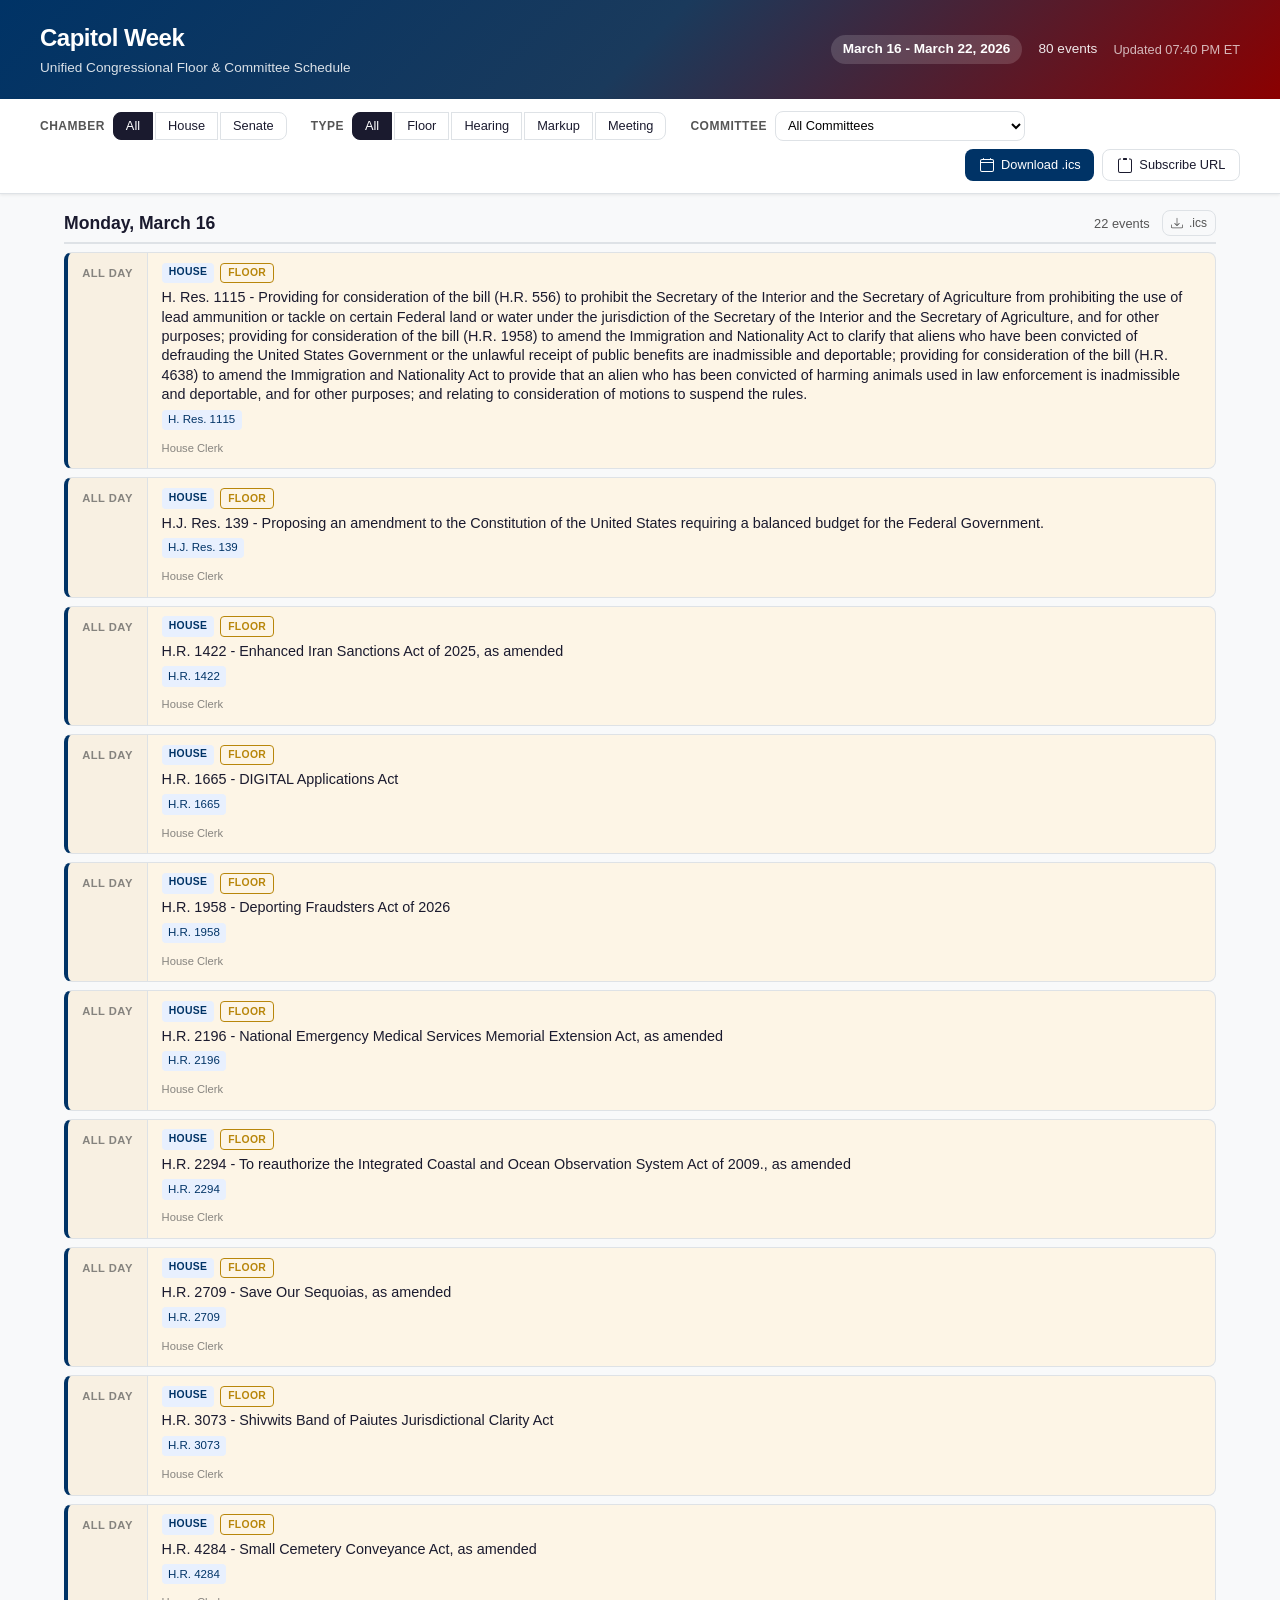
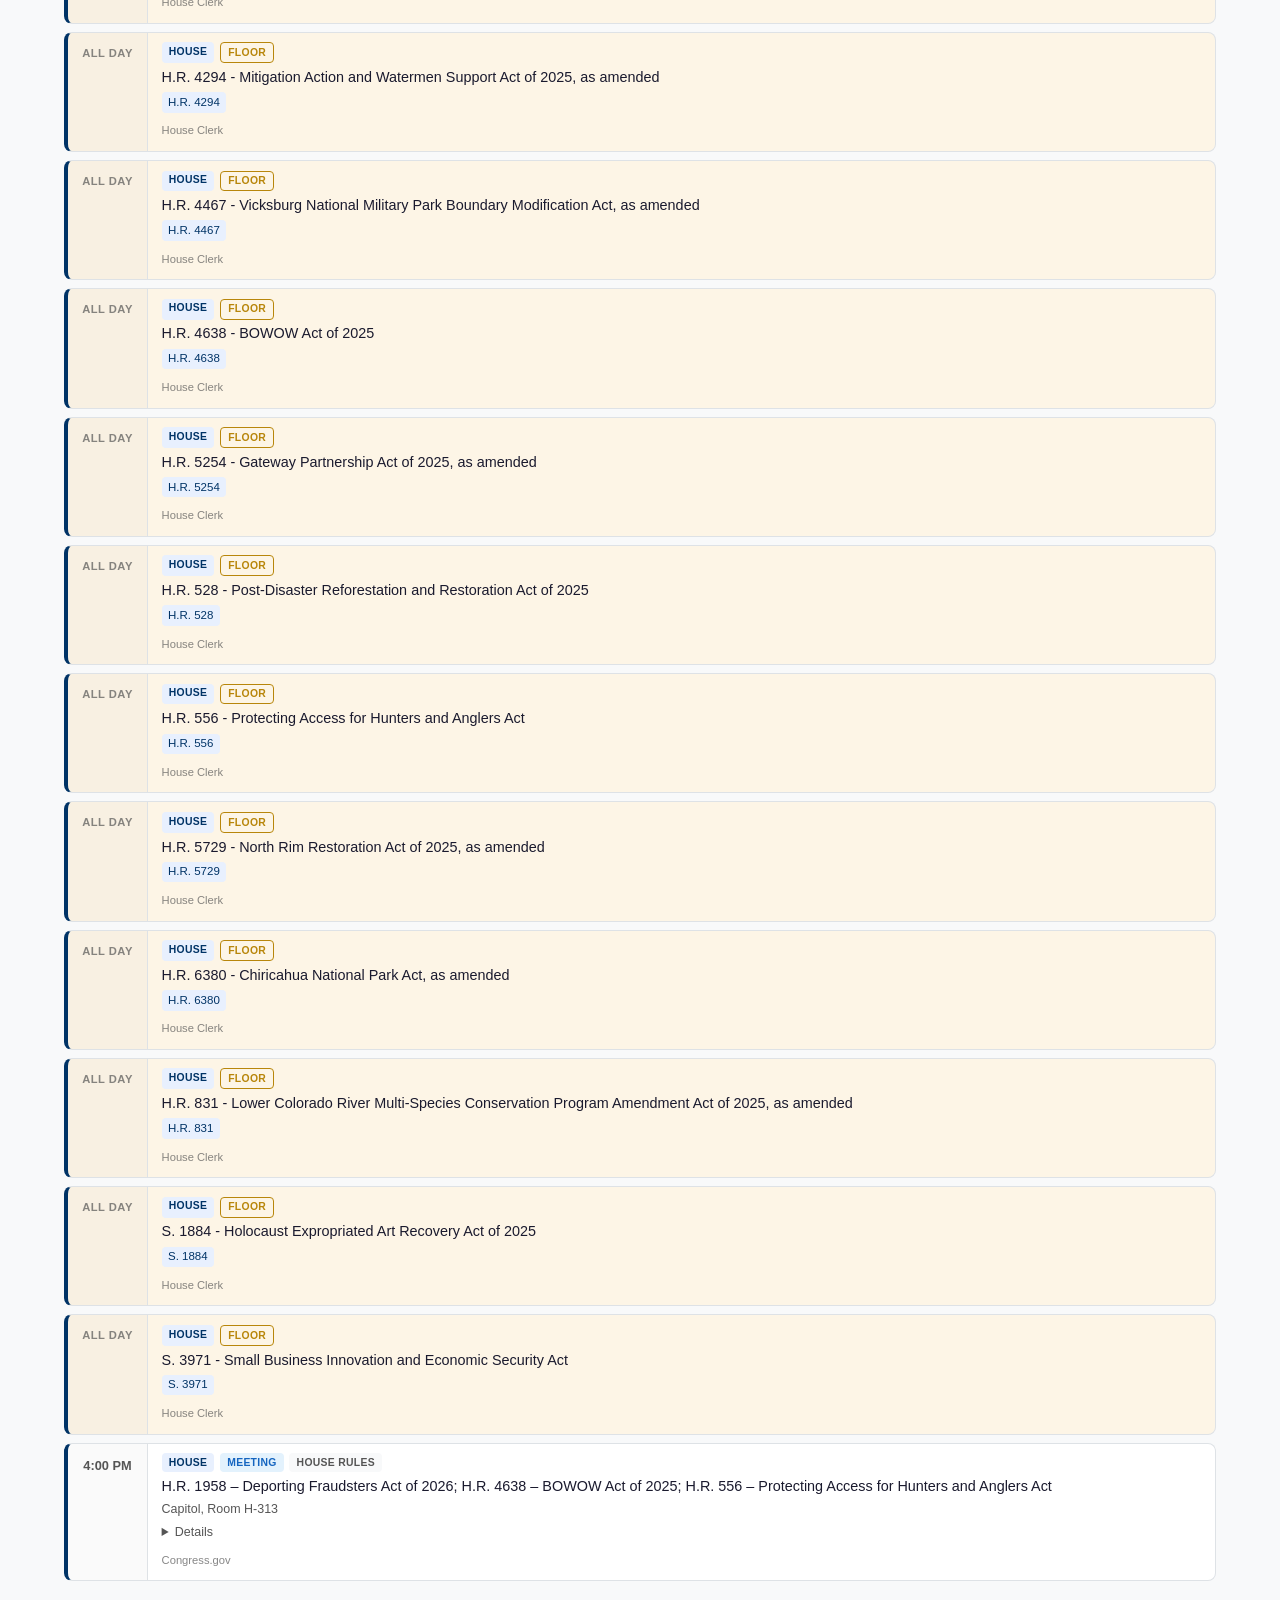
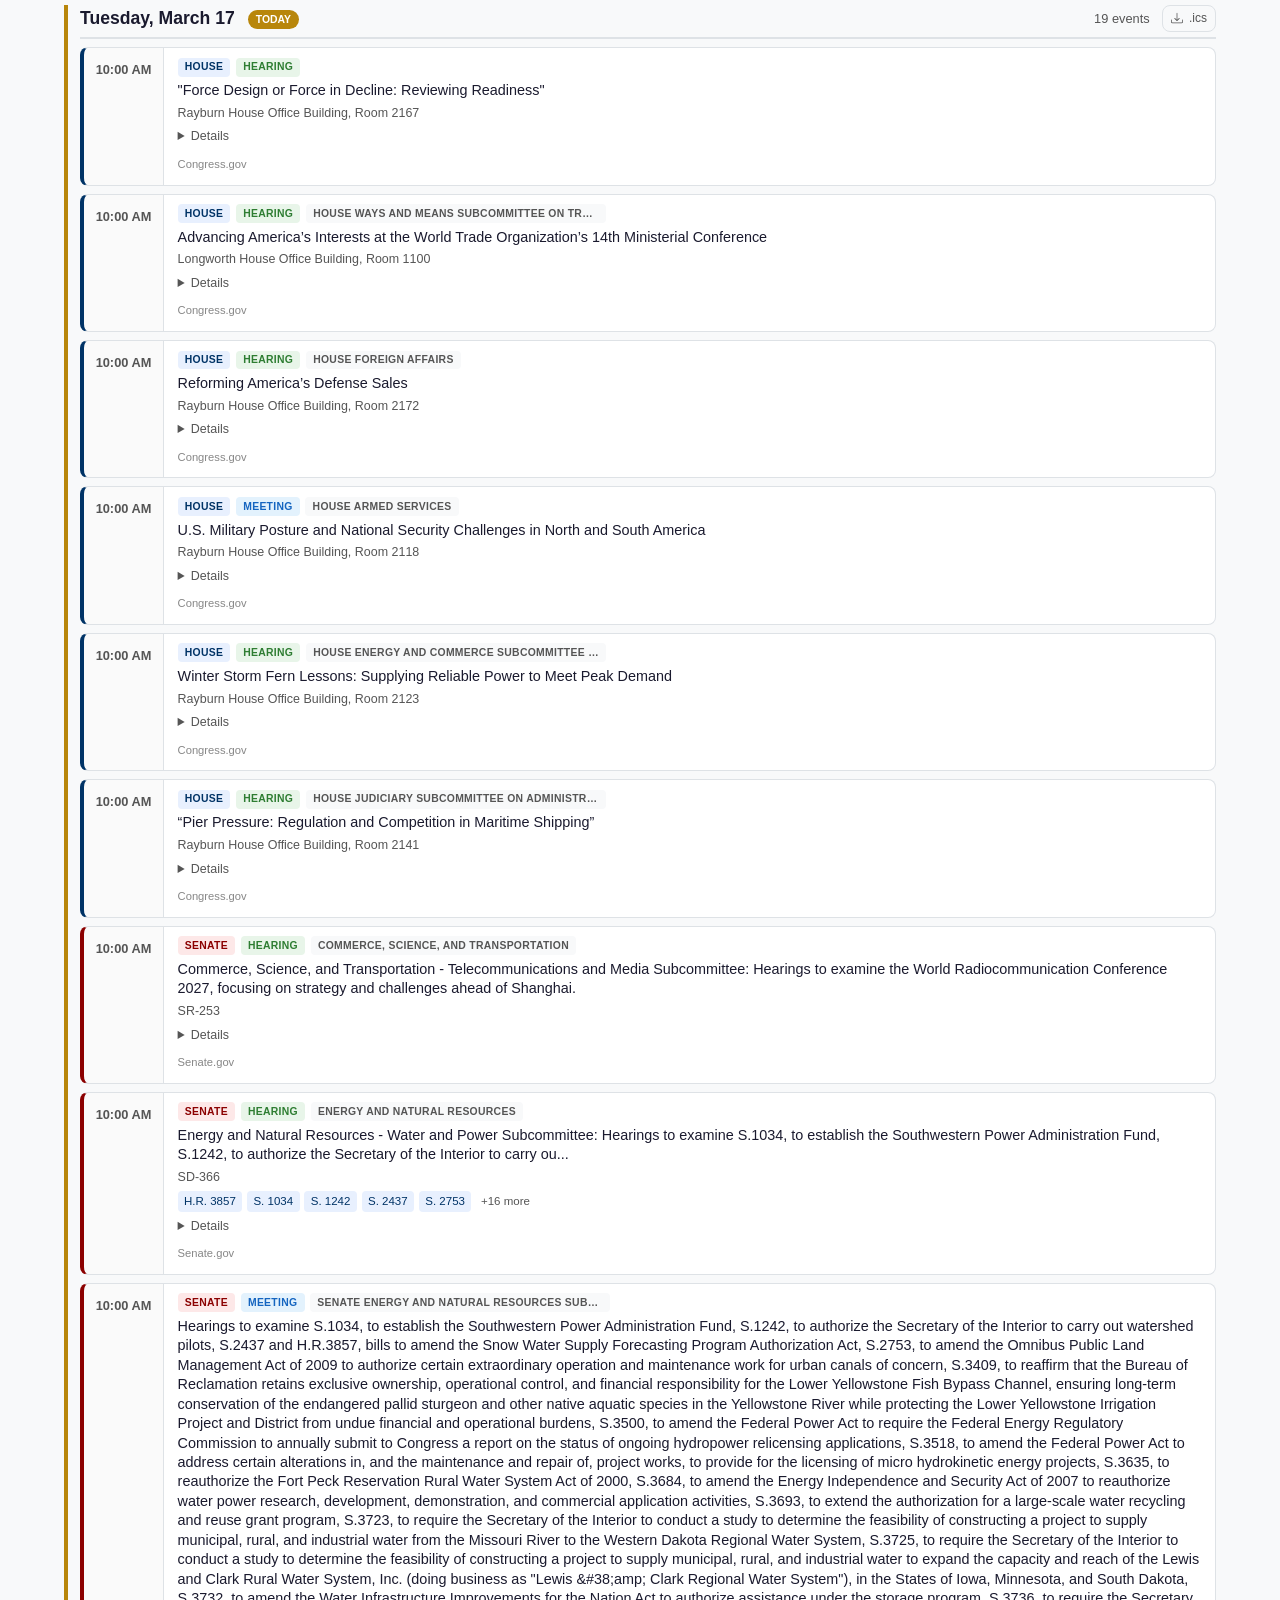
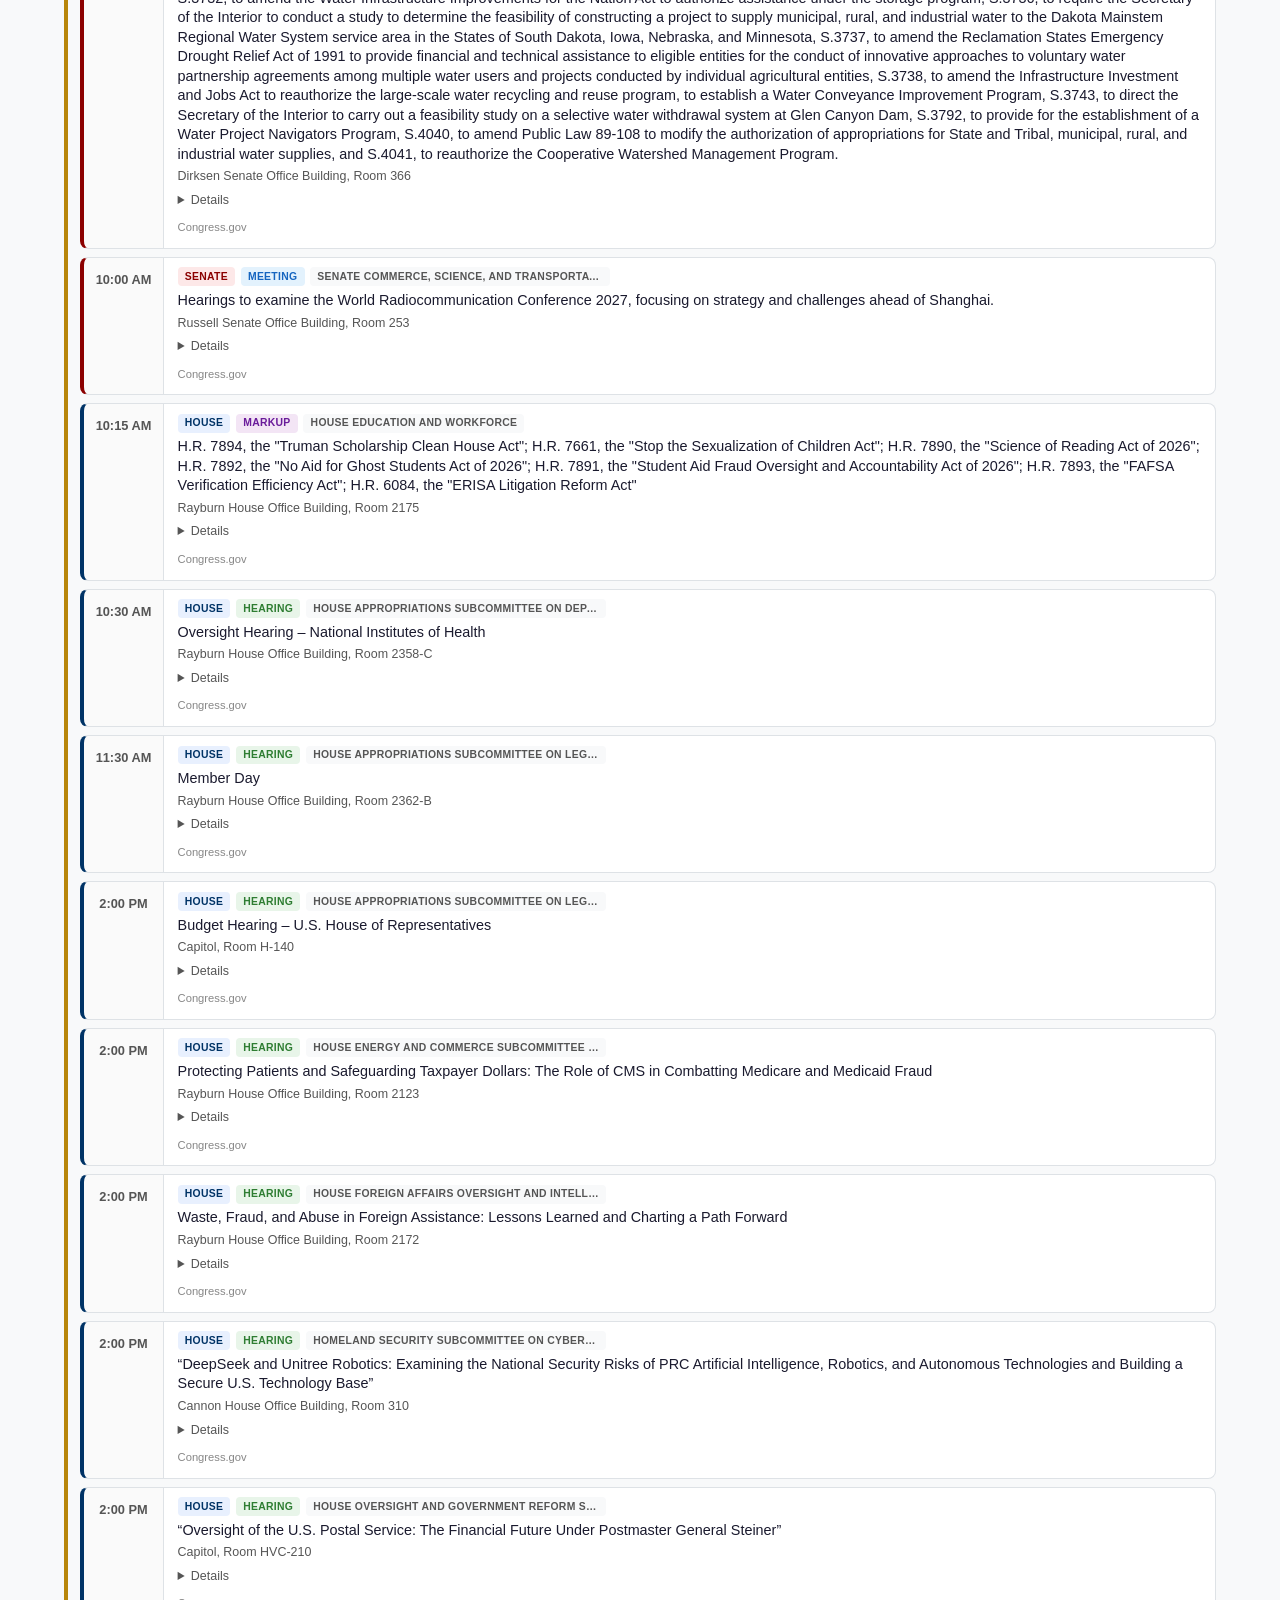
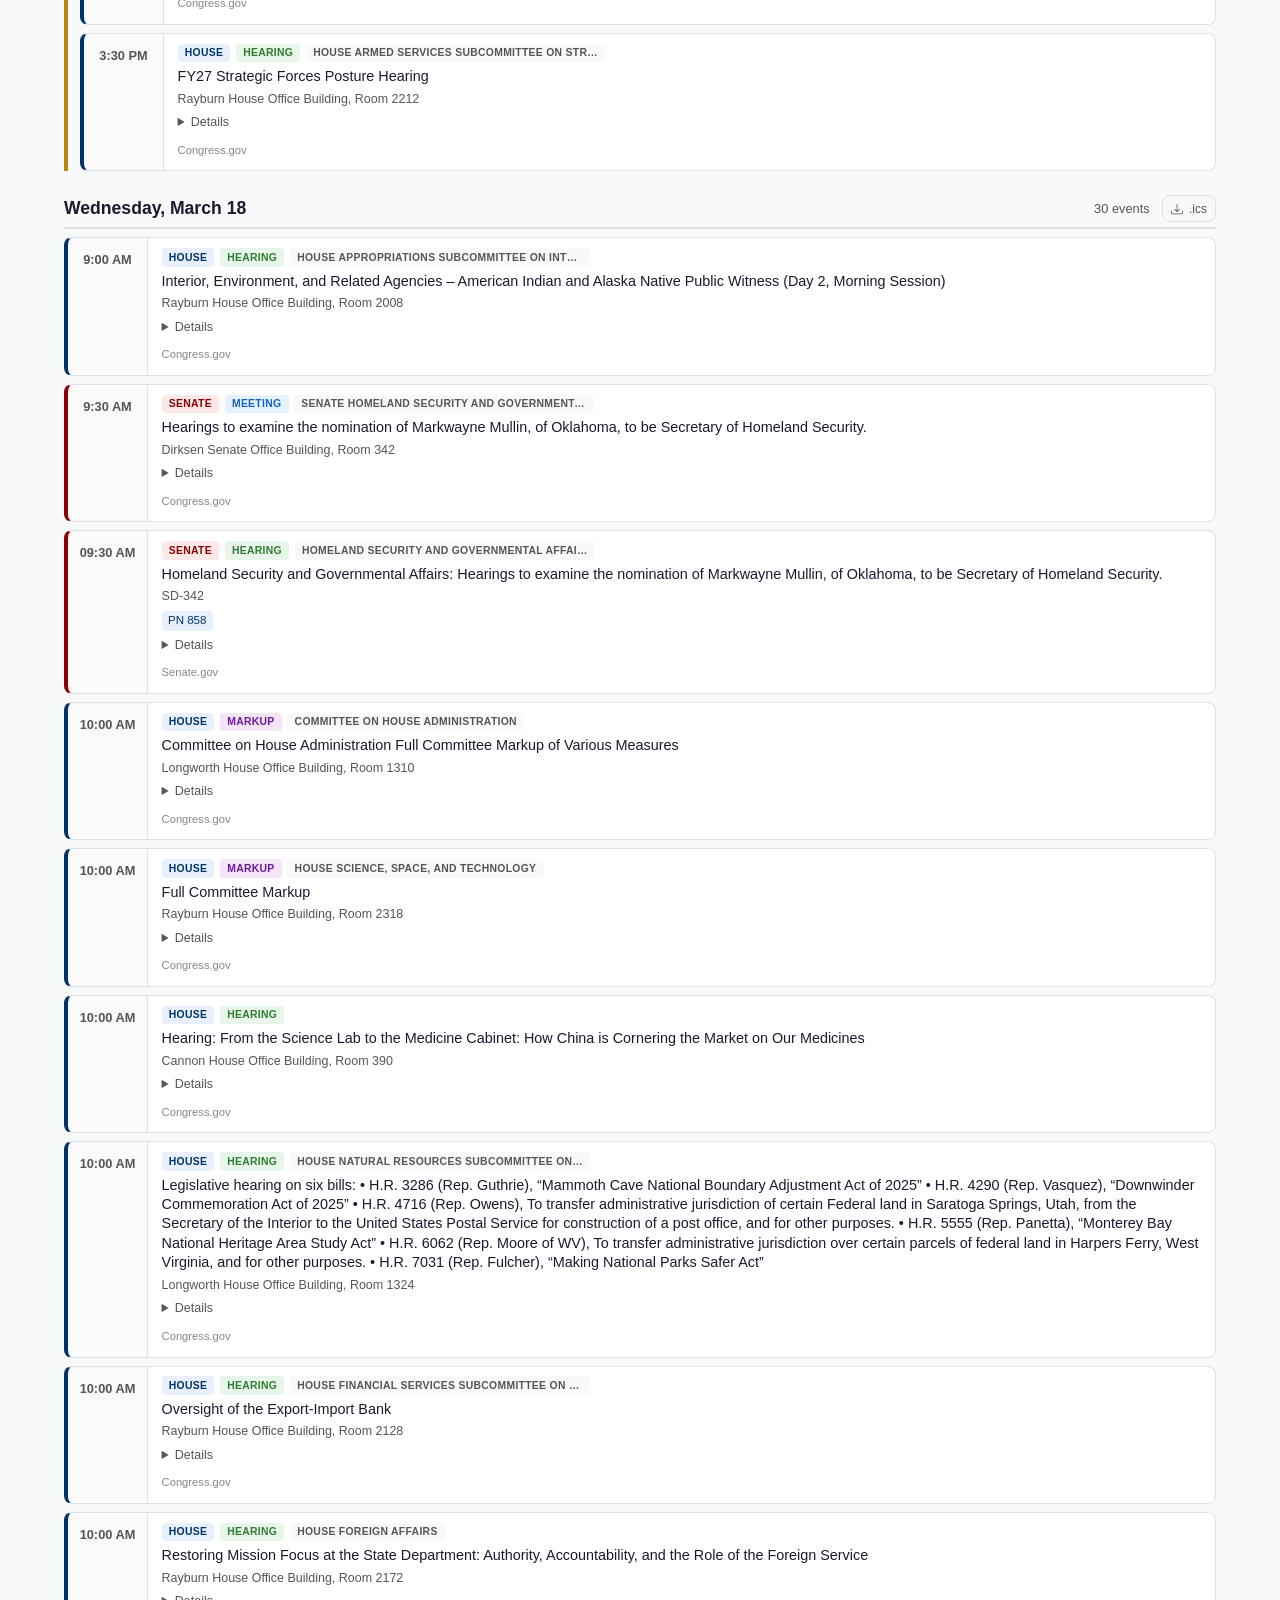
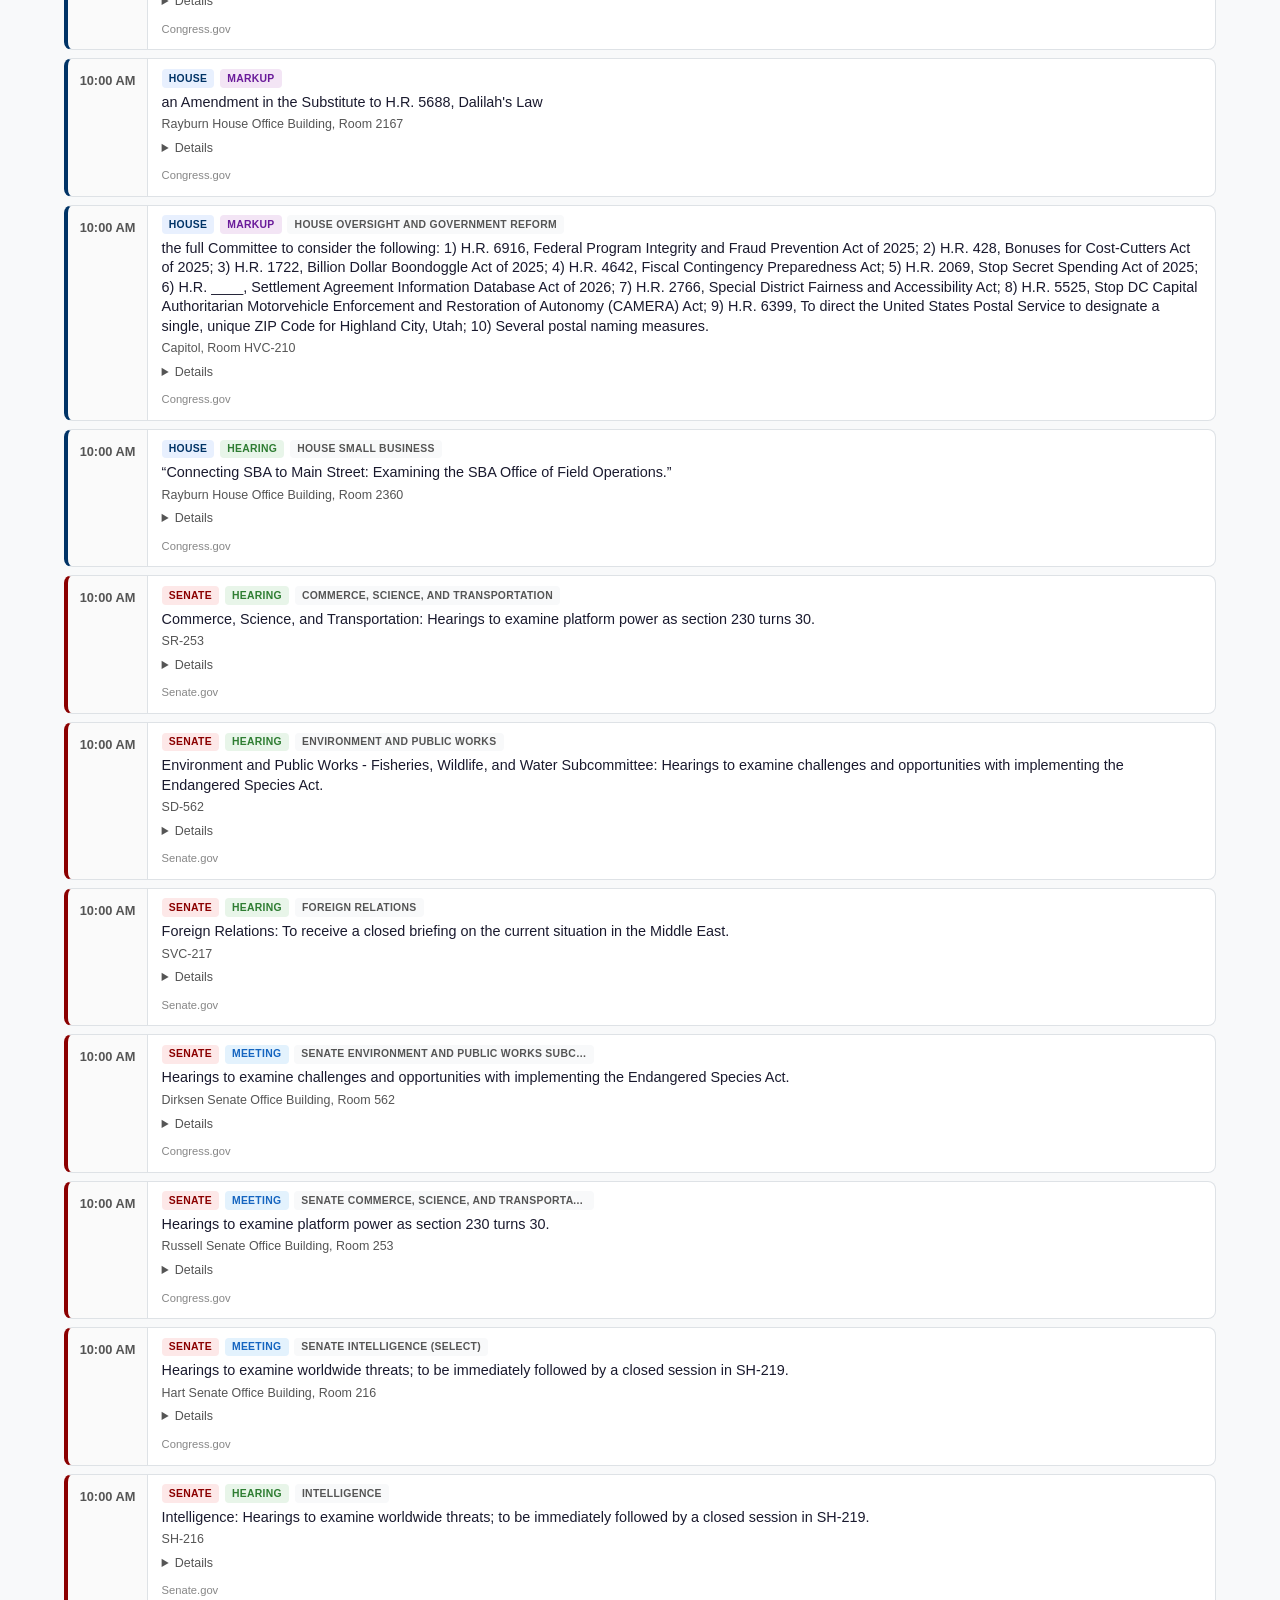
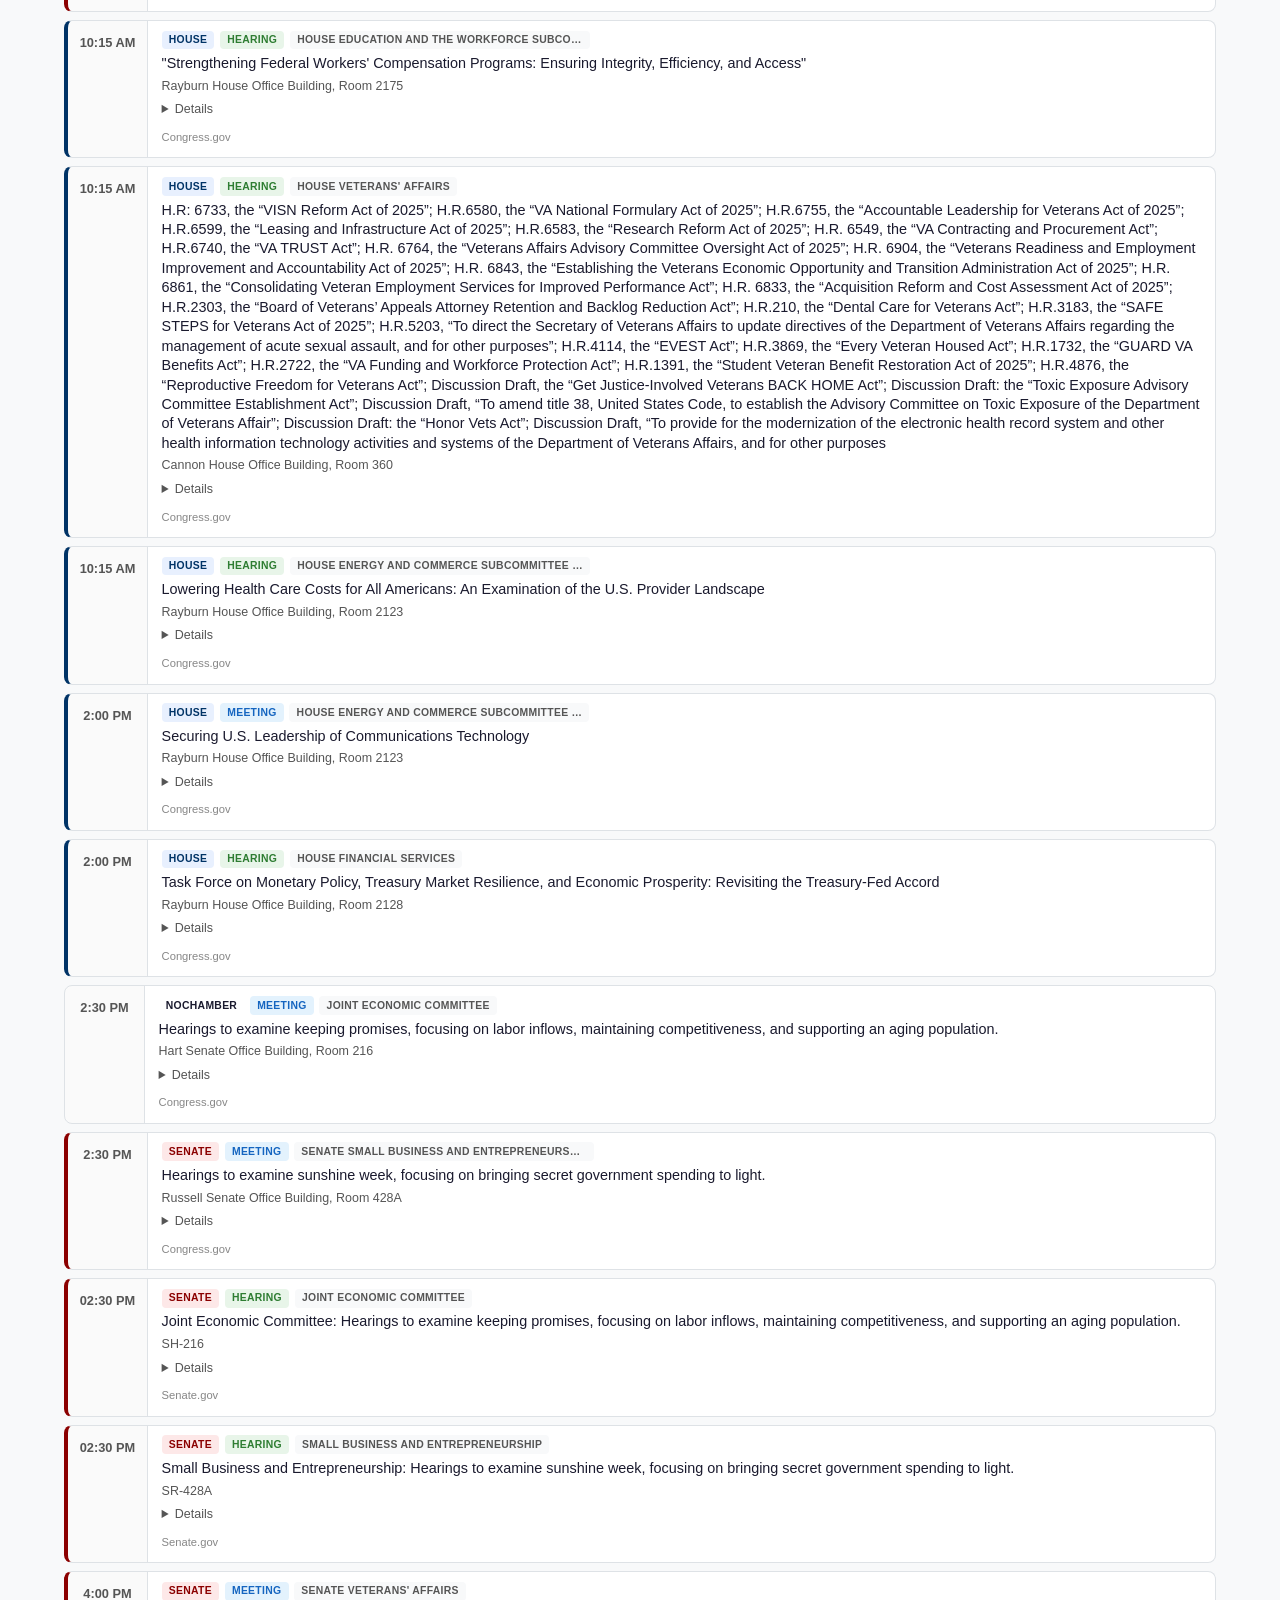
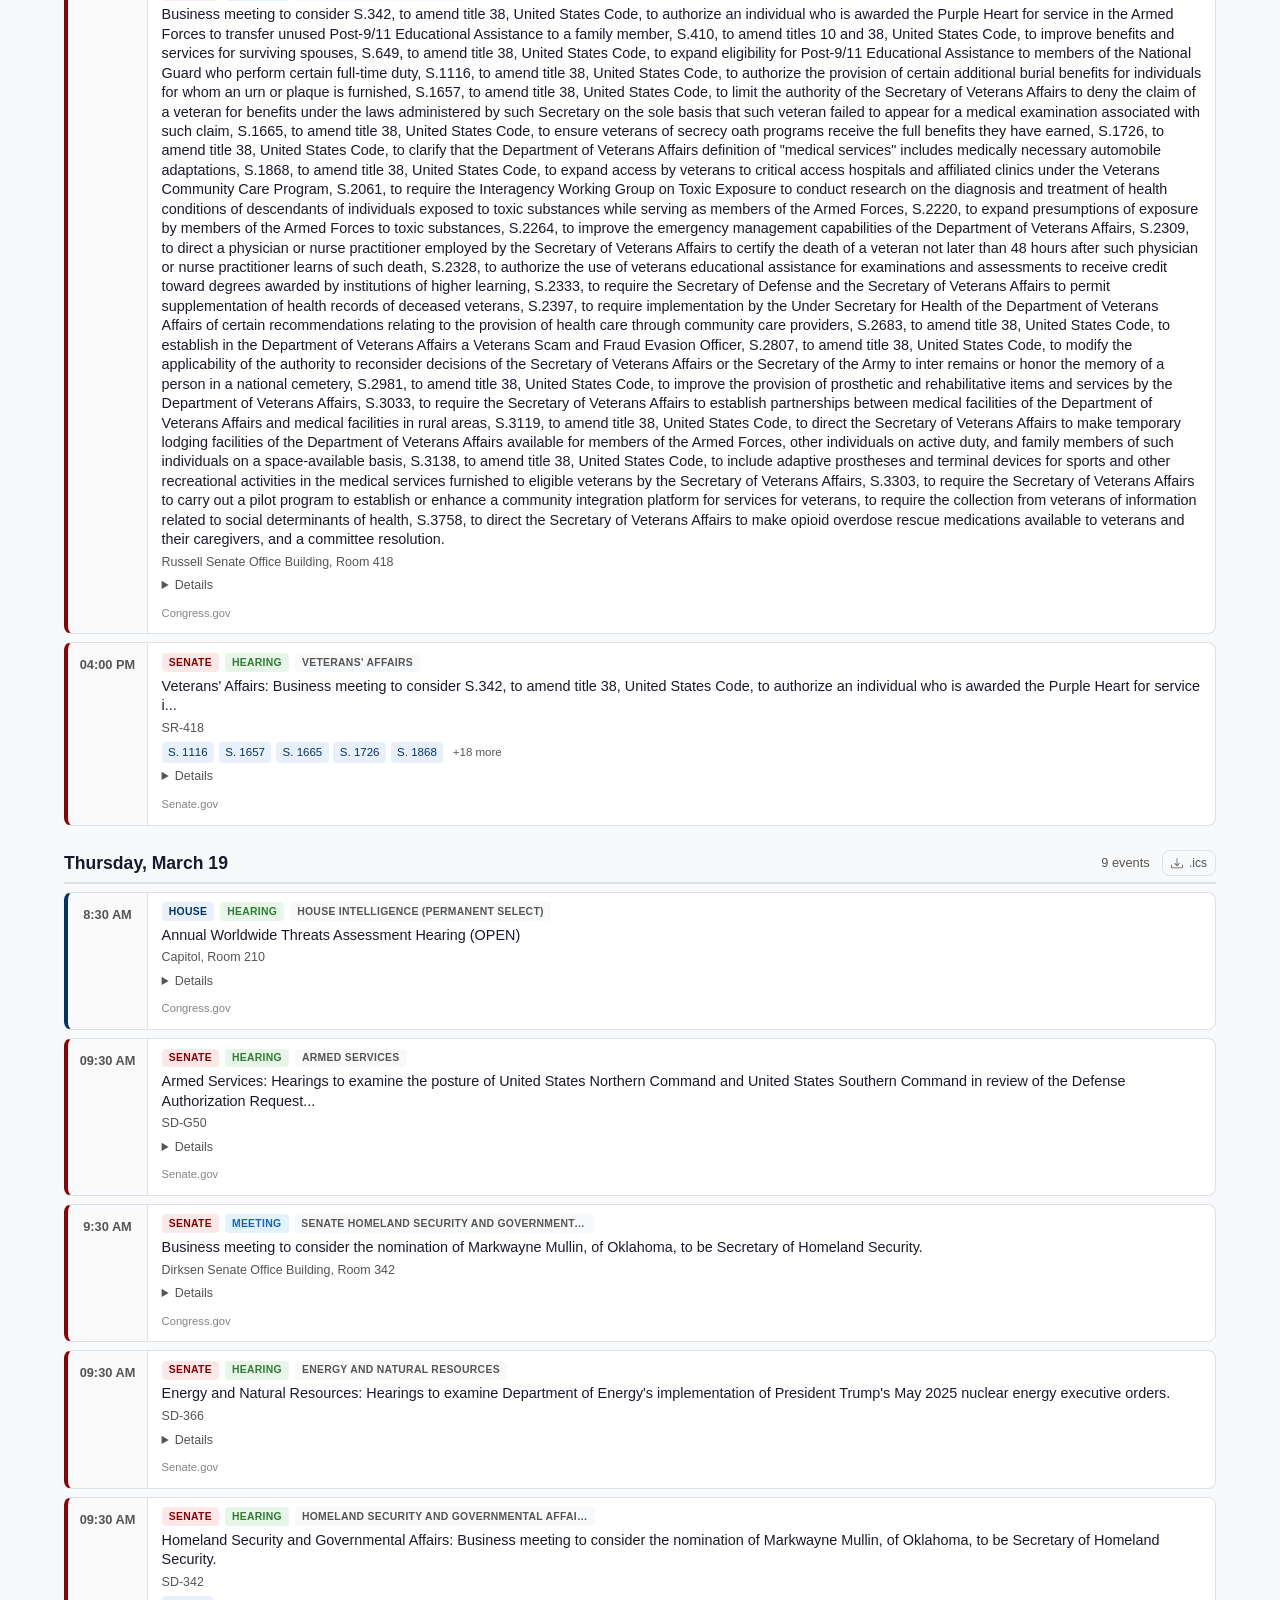
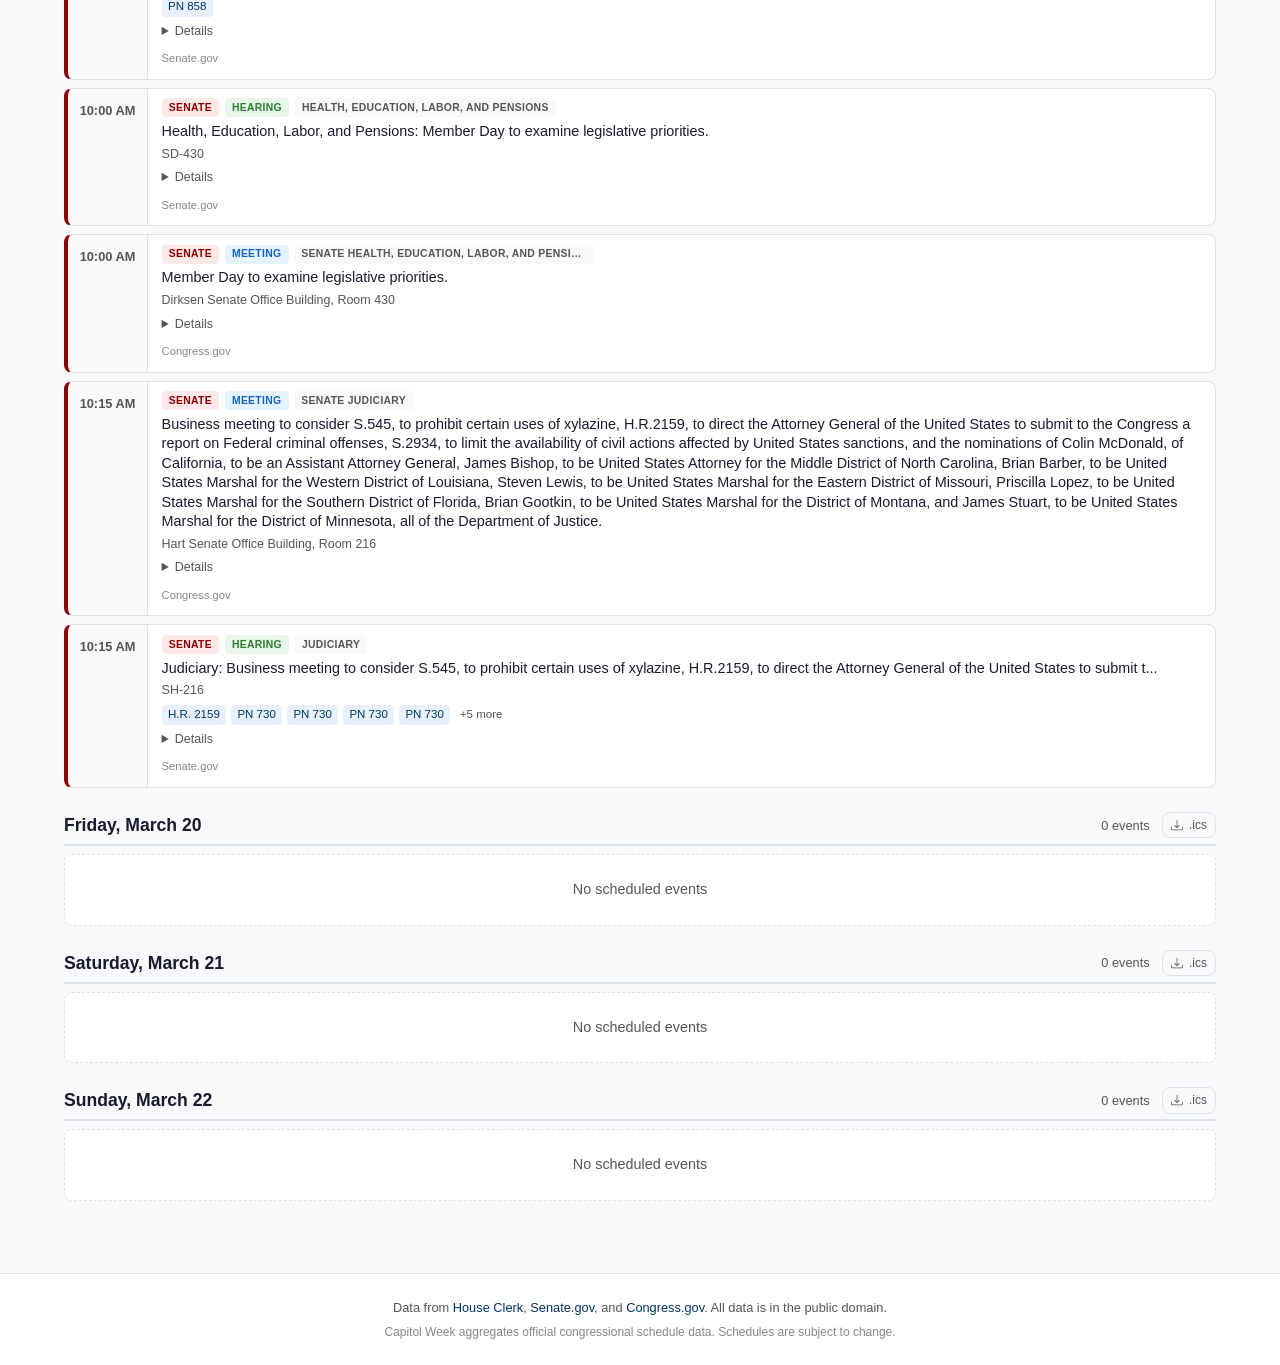
<file: preview.html>
<!DOCTYPE html>
<html lang="en">
<head>
    <meta charset="UTF-8">
    <meta name="viewport" content="width=device-width, initial-scale=1.0">
    <title>Capitol Week - Congressional Schedule</title>
    <style>/* Capitol Week - Congressional Schedule Styles */

:root {
    --house-blue: #003366;
    --house-blue-light: #e8f0fe;
    --house-blue-border: #a8c4e0;
    --senate-red: #8b0000;
    --senate-red-light: #fde8e8;
    --senate-red-border: #e0a8a8;
    --floor-gold: #b8860b;
    --floor-gold-light: #fdf5e6;
    --hearing-green: #2e7d32;
    --markup-purple: #6a1b9a;
    --bg: #f8f9fa;
    --card-bg: #ffffff;
    --text: #1a1a2e;
    --text-secondary: #555;
    --border: #dee2e6;
    --radius: 8px;
    --shadow: 0 1px 3px rgba(0,0,0,0.08);
    --shadow-hover: 0 4px 12px rgba(0,0,0,0.12);
}

* { margin: 0; padding: 0; box-sizing: border-box; }

body {
    font-family: -apple-system, BlinkMacSystemFont, "Segoe UI", Roboto, "Helvetica Neue", Arial, sans-serif;
    background: var(--bg);
    color: var(--text);
    line-height: 1.5;
}

/* Header */
header {
    background: linear-gradient(135deg, var(--house-blue) 0%, #1a3a5c 50%, var(--senate-red) 100%);
    color: white;
    padding: 1.25rem 1.5rem;
}

.header-content {
    max-width: 1200px;
    margin: 0 auto;
    display: flex;
    justify-content: space-between;
    align-items: center;
    flex-wrap: wrap;
    gap: 0.75rem;
}

.branding h1 {
    font-size: 1.5rem;
    font-weight: 700;
    letter-spacing: -0.5px;
}

.subtitle {
    font-size: 0.85rem;
    opacity: 0.85;
    margin-top: 0.15rem;
}

.header-meta {
    display: flex;
    gap: 1rem;
    align-items: center;
    font-size: 0.85rem;
}

.week-label {
    font-weight: 600;
    background: rgba(255,255,255,0.15);
    padding: 0.25rem 0.75rem;
    border-radius: 20px;
}

.event-count {
    opacity: 0.9;
}

.last-updated {
    opacity: 0.7;
    font-size: 0.8rem;
}

/* Toolbar */
.toolbar {
    background: var(--card-bg);
    border-bottom: 1px solid var(--border);
    padding: 0.75rem 1.5rem;
    position: sticky;
    top: 0;
    z-index: 100;
    box-shadow: var(--shadow);
}

.toolbar > * {
    max-width: 1200px;
    margin: 0 auto;
}

.filters {
    display: flex;
    gap: 1.5rem;
    align-items: center;
    flex-wrap: wrap;
    margin-bottom: 0.5rem;
}

.filter-group {
    display: flex;
    align-items: center;
    gap: 0.5rem;
}

.filter-group label {
    font-size: 0.75rem;
    text-transform: uppercase;
    letter-spacing: 0.5px;
    color: var(--text-secondary);
    font-weight: 600;
}

.btn-group {
    display: flex;
    gap: 2px;
}

.filter-btn {
    padding: 0.35rem 0.75rem;
    border: 1px solid var(--border);
    background: white;
    cursor: pointer;
    font-size: 0.8rem;
    transition: all 0.15s;
    color: var(--text);
}

.filter-btn:first-child { border-radius: var(--radius) 0 0 var(--radius); }
.filter-btn:last-child { border-radius: 0 var(--radius) var(--radius) 0; }

.filter-btn.active {
    background: var(--text);
    color: white;
    border-color: var(--text);
}

.filter-btn.house.active {
    background: var(--house-blue);
    border-color: var(--house-blue);
}

.filter-btn.senate.active {
    background: var(--senate-red);
    border-color: var(--senate-red);
}

.filter-btn:hover:not(.active) {
    background: var(--bg);
}

#committee-filter {
    padding: 0.35rem 0.5rem;
    border: 1px solid var(--border);
    border-radius: var(--radius);
    font-size: 0.8rem;
    max-width: 250px;
    background: white;
}

.actions {
    display: flex;
    gap: 0.5rem;
    justify-content: flex-end;
}

.btn, .btn-sm {
    display: inline-flex;
    align-items: center;
    gap: 0.4rem;
    padding: 0.4rem 0.85rem;
    border-radius: var(--radius);
    font-size: 0.8rem;
    text-decoration: none;
    cursor: pointer;
    border: none;
    transition: all 0.15s;
    font-family: inherit;
}

.btn-primary {
    background: var(--house-blue);
    color: white;
}

.btn-primary:hover {
    background: #004488;
}

.btn-secondary {
    background: white;
    border: 1px solid var(--border);
    color: var(--text);
}

.btn-secondary:hover {
    background: var(--bg);
}

.btn-sm {
    padding: 0.2rem 0.5rem;
    font-size: 0.75rem;
    color: var(--text-secondary);
    background: transparent;
    border: 1px solid var(--border);
}

.btn-sm:hover {
    background: var(--bg);
    color: var(--text);
}

/* Main Schedule */
main {
    max-width: 1200px;
    margin: 0 auto;
    padding: 1rem 1.5rem 3rem;
}

.day-section {
    margin-bottom: 1.5rem;
}

.day-section.today {
    border-left: 4px solid var(--floor-gold);
    padding-left: 0.75rem;
}

.day-header {
    display: flex;
    justify-content: space-between;
    align-items: center;
    margin-bottom: 0.5rem;
    padding-bottom: 0.35rem;
    border-bottom: 2px solid var(--border);
}

.day-header h2 {
    font-size: 1.1rem;
    font-weight: 600;
}

.today-badge {
    display: inline-block;
    background: var(--floor-gold);
    color: white;
    font-size: 0.65rem;
    padding: 0.1rem 0.5rem;
    border-radius: 10px;
    vertical-align: middle;
    margin-left: 0.5rem;
    text-transform: uppercase;
    font-weight: 700;
}

.day-actions {
    display: flex;
    align-items: center;
    gap: 0.75rem;
}

.day-count {
    font-size: 0.8rem;
    color: var(--text-secondary);
}

.events-list {
    display: flex;
    flex-direction: column;
    gap: 0.5rem;
}

/* Event Cards */
.event-card {
    display: flex;
    background: var(--card-bg);
    border: 1px solid var(--border);
    border-radius: var(--radius);
    overflow: hidden;
    transition: box-shadow 0.15s, transform 0.1s;
}

.event-card:hover {
    box-shadow: var(--shadow-hover);
    transform: translateY(-1px);
}

.event-card.house {
    border-left: 4px solid var(--house-blue);
}

.event-card.senate {
    border-left: 4px solid var(--senate-red);
}

.event-card.floor {
    background: var(--floor-gold-light);
}

.event-time {
    width: 80px;
    min-width: 80px;
    padding: 0.75rem 0.5rem;
    display: flex;
    align-items: flex-start;
    justify-content: center;
    font-size: 0.8rem;
    font-weight: 600;
    color: var(--text-secondary);
    border-right: 1px solid var(--border);
    background: rgba(0,0,0,0.02);
}

.all-day {
    font-size: 0.7rem;
    text-transform: uppercase;
    letter-spacing: 0.5px;
    opacity: 0.7;
}

.event-body {
    flex: 1;
    padding: 0.6rem 0.85rem;
    min-width: 0;
}

.event-tags {
    display: flex;
    gap: 0.35rem;
    flex-wrap: wrap;
    margin-bottom: 0.3rem;
}

.tag {
    display: inline-block;
    padding: 0.1rem 0.45rem;
    border-radius: 4px;
    font-size: 0.65rem;
    font-weight: 600;
    text-transform: uppercase;
    letter-spacing: 0.3px;
}

.chamber-tag.house {
    background: var(--house-blue-light);
    color: var(--house-blue);
}

.chamber-tag.senate {
    background: var(--senate-red-light);
    color: var(--senate-red);
}

.type-tag.floor {
    background: var(--floor-gold-light);
    color: var(--floor-gold);
    border: 1px solid var(--floor-gold);
}

.type-tag.hearing {
    background: #e8f5e9;
    color: var(--hearing-green);
}

.type-tag.markup {
    background: #f3e5f5;
    color: var(--markup-purple);
}

.type-tag.meeting {
    background: #e3f2fd;
    color: #1565c0;
}

.committee-tag {
    background: var(--bg);
    color: var(--text-secondary);
    max-width: 300px;
    overflow: hidden;
    text-overflow: ellipsis;
    white-space: nowrap;
}

.event-title {
    font-size: 0.9rem;
    font-weight: 500;
    line-height: 1.35;
    margin-bottom: 0.2rem;
}

.event-location {
    font-size: 0.78rem;
    color: var(--text-secondary);
    margin-bottom: 0.2rem;
}

.event-bills {
    display: flex;
    flex-wrap: wrap;
    gap: 0.3rem;
    margin: 0.3rem 0;
}

.bill-link {
    display: inline-block;
    padding: 0.1rem 0.4rem;
    background: #e8f0fe;
    color: var(--house-blue);
    border-radius: 4px;
    font-size: 0.72rem;
    text-decoration: none;
    font-weight: 500;
}

.bill-link:hover {
    background: var(--house-blue);
    color: white;
}

.more-bills {
    font-size: 0.72rem;
    color: var(--text-secondary);
    padding: 0.1rem 0.3rem;
}

.event-details {
    margin-top: 0.3rem;
}

.event-details summary {
    font-size: 0.78rem;
    color: var(--text-secondary);
    cursor: pointer;
}

.event-details p {
    font-size: 0.8rem;
    color: var(--text-secondary);
    margin-top: 0.3rem;
    line-height: 1.4;
}

.event-source {
    margin-top: 0.3rem;
}

.event-source a {
    font-size: 0.7rem;
    color: var(--text-secondary);
    text-decoration: none;
    opacity: 0.7;
}

.event-source a:hover {
    opacity: 1;
    text-decoration: underline;
}

.no-events {
    padding: 1.5rem;
    text-align: center;
    color: var(--text-secondary);
    font-size: 0.9rem;
    background: var(--card-bg);
    border-radius: var(--radius);
    border: 1px dashed var(--border);
}

/* Footer */
footer {
    background: var(--card-bg);
    border-top: 1px solid var(--border);
    padding: 1.5rem;
    text-align: center;
}

.footer-content {
    max-width: 1200px;
    margin: 0 auto;
    font-size: 0.8rem;
    color: var(--text-secondary);
}

.footer-content a {
    color: var(--house-blue);
    text-decoration: none;
}

.footer-content a:hover {
    text-decoration: underline;
}

.footer-note {
    margin-top: 0.35rem;
    font-size: 0.75rem;
    opacity: 0.7;
}

/* Toast */
.toast {
    position: fixed;
    bottom: 1.5rem;
    left: 50%;
    transform: translateX(-50%);
    background: var(--text);
    color: white;
    padding: 0.6rem 1.2rem;
    border-radius: var(--radius);
    font-size: 0.85rem;
    box-shadow: 0 4px 12px rgba(0,0,0,0.2);
    transition: opacity 0.3s, transform 0.3s;
    z-index: 1000;
}

.toast.hidden {
    opacity: 0;
    transform: translateX(-50%) translateY(10px);
    pointer-events: none;
}

/* Responsive */
@media (max-width: 768px) {
    .header-content {
        flex-direction: column;
        align-items: flex-start;
    }

    .header-meta {
        flex-wrap: wrap;
        gap: 0.5rem;
    }

    .toolbar {
        padding: 0.5rem 1rem;
    }

    .filters {
        flex-direction: column;
        align-items: flex-start;
        gap: 0.5rem;
    }

    .event-card {
        flex-direction: column;
    }

    .event-time {
        width: 100%;
        min-width: 0;
        border-right: none;
        border-bottom: 1px solid var(--border);
        padding: 0.4rem 0.75rem;
        justify-content: flex-start;
    }

    main {
        padding: 0.75rem;
    }

    .branding h1 {
        font-size: 1.25rem;
    }
}

/* Hidden class for filtered events */
.event-card.filtered-out {
    display: none;
}

.day-section.filtered-empty .events-list,
.day-section.filtered-empty .no-events {
    display: none;
}

.day-section.filtered-empty::after {
    content: "No matching events";
    display: block;
    padding: 1rem;
    text-align: center;
    color: var(--text-secondary);
    font-size: 0.85rem;
    font-style: italic;
}

/* Print styles */
@media print {
    header { background: white; color: black; }
    .toolbar, .actions, .btn-sm, .event-source { display: none; }
    .event-card { break-inside: avoid; box-shadow: none; }
    .day-section { break-inside: avoid; }
}
</style>
</head>
<body>
    <header>
        <div class="header-content">
            <div class="branding">
                <h1>Capitol Week</h1>
                <p class="subtitle">Unified Congressional Floor &amp; Committee Schedule</p>
            </div>
            <div class="header-meta">
                <span class="week-label">March 16 - March 22, 2026</span>
                <span class="event-count">80 events</span>
                <span class="last-updated">Updated 07:40 PM ET</span>
            </div>
        </div>
    </header>

    <nav class="toolbar">
        <div class="filters">
            <div class="filter-group">
                <label>Chamber</label>
                <div class="btn-group" data-filter="chamber">
                    <button class="filter-btn active" data-value="">All</button>
                    <button class="filter-btn house" data-value="House">House</button>
                    <button class="filter-btn senate" data-value="Senate">Senate</button>
                </div>
            </div>
            <div class="filter-group">
                <label>Type</label>
                <div class="btn-group" data-filter="type">
                    <button class="filter-btn active" data-value="">All</button>
                    <button class="filter-btn" data-value="floor">Floor</button>
                    <button class="filter-btn" data-value="hearing">Hearing</button>
                    <button class="filter-btn" data-value="markup">Markup</button>
                    <button class="filter-btn" data-value="meeting">Meeting</button>
                </div>
            </div>
            <div class="filter-group">
                <label>Committee</label>
                <select id="committee-filter">
                    <option value="">All Committees</option>
                    
                    <option value="Armed Services">Armed Services</option>
                    
                    <option value="Commerce, Science, and Transportation">Commerce, Science, and Transportation</option>
                    
                    <option value="Committee on House Administration">Committee on House Administration</option>
                    
                    <option value="Energy and Natural Resources">Energy and Natural Resources</option>
                    
                    <option value="Environment and Public Works">Environment and Public Works</option>
                    
                    <option value="Foreign Relations">Foreign Relations</option>
                    
                    <option value="Health, Education, Labor, and Pensions">Health, Education, Labor, and Pensions</option>
                    
                    <option value="Homeland Security Subcommittee on Cybersecurity and Infrastructure Protection">Homeland Security Subcommittee on Cybersecurity and Infrastructure Protection</option>
                    
                    <option value="Homeland Security and Governmental Affairs">Homeland Security and Governmental Affairs</option>
                    
                    <option value="House Appropriations Subcommittee on Departments of Labor, Health and Human Services, Education, and Related Agencies">House Appropriations Subcommittee on Departments of Labor, Health and Human Services, Education, and Related Agencies</option>
                    
                    <option value="House Appropriations Subcommittee on Interior, Environment, and Related Agencies">House Appropriations Subcommittee on Interior, Environment, and Related Agencies</option>
                    
                    <option value="House Appropriations Subcommittee on Legislative Branch">House Appropriations Subcommittee on Legislative Branch</option>
                    
                    <option value="House Armed Services">House Armed Services</option>
                    
                    <option value="House Armed Services Subcommittee on Strategic Forces">House Armed Services Subcommittee on Strategic Forces</option>
                    
                    <option value="House Education and Workforce">House Education and Workforce</option>
                    
                    <option value="House Education and the Workforce Subcommittee on Workforce Protections">House Education and the Workforce Subcommittee on Workforce Protections</option>
                    
                    <option value="House Energy and Commerce Subcommittee on Communications and Technology">House Energy and Commerce Subcommittee on Communications and Technology</option>
                    
                    <option value="House Energy and Commerce Subcommittee on Energy">House Energy and Commerce Subcommittee on Energy</option>
                    
                    <option value="House Energy and Commerce Subcommittee on Health">House Energy and Commerce Subcommittee on Health</option>
                    
                    <option value="House Energy and Commerce Subcommittee on Oversight and Investigations">House Energy and Commerce Subcommittee on Oversight and Investigations</option>
                    
                    <option value="House Financial Services">House Financial Services</option>
                    
                    <option value="House Financial Services Subcommittee on National Security, Illicit Finance, and International Financial Institutions">House Financial Services Subcommittee on National Security, Illicit Finance, and International Financial Institutions</option>
                    
                    <option value="House Foreign Affairs">House Foreign Affairs</option>
                    
                    <option value="House Foreign Affairs Oversight and Intelligence Subcommittee">House Foreign Affairs Oversight and Intelligence Subcommittee</option>
                    
                    <option value="House Intelligence (Permanent Select)">House Intelligence (Permanent Select)</option>
                    
                    <option value="House Judiciary Subcommittee on Administrative State, Regulatory Reform, and Antitrust">House Judiciary Subcommittee on Administrative State, Regulatory Reform, and Antitrust</option>
                    
                    <option value="House Natural Resources Subcommittee on Federal Lands">House Natural Resources Subcommittee on Federal Lands</option>
                    
                    <option value="House Oversight and Government Reform">House Oversight and Government Reform</option>
                    
                    <option value="House Oversight and Government Reform Subcommittee on Government Operations">House Oversight and Government Reform Subcommittee on Government Operations</option>
                    
                    <option value="House Rules">House Rules</option>
                    
                    <option value="House Science, Space, and Technology">House Science, Space, and Technology</option>
                    
                    <option value="House Small Business">House Small Business</option>
                    
                    <option value="House Veterans&#39; Affairs">House Veterans&#39; Affairs</option>
                    
                    <option value="House Ways and Means Subcommittee on Trade">House Ways and Means Subcommittee on Trade</option>
                    
                    <option value="Intelligence">Intelligence</option>
                    
                    <option value="Joint Economic Committee">Joint Economic Committee</option>
                    
                    <option value="Judiciary">Judiciary</option>
                    
                    <option value="Senate Commerce, Science, and Transportation">Senate Commerce, Science, and Transportation</option>
                    
                    <option value="Senate Commerce, Science, and Transportation Subcommittee on Telecommunications and Media">Senate Commerce, Science, and Transportation Subcommittee on Telecommunications and Media</option>
                    
                    <option value="Senate Energy and Natural Resources Subcommittee on Water and Power">Senate Energy and Natural Resources Subcommittee on Water and Power</option>
                    
                    <option value="Senate Environment and Public Works Subcommittee on Fisheries, Wildlife, and Water">Senate Environment and Public Works Subcommittee on Fisheries, Wildlife, and Water</option>
                    
                    <option value="Senate Health, Education, Labor, and Pensions">Senate Health, Education, Labor, and Pensions</option>
                    
                    <option value="Senate Homeland Security and Governmental Affairs">Senate Homeland Security and Governmental Affairs</option>
                    
                    <option value="Senate Intelligence (Select)">Senate Intelligence (Select)</option>
                    
                    <option value="Senate Judiciary">Senate Judiciary</option>
                    
                    <option value="Senate Small Business and Entrepreneurship">Senate Small Business and Entrepreneurship</option>
                    
                    <option value="Senate Veterans&#39; Affairs">Senate Veterans&#39; Affairs</option>
                    
                    <option value="Small Business and Entrepreneurship">Small Business and Entrepreneurship</option>
                    
                    <option value="Veterans&#39; Affairs">Veterans&#39; Affairs</option>
                    
                </select>
            </div>
        </div>
        <div class="actions">
            <a href="/calendar.ics" class="btn btn-primary" id="ical-download" title="Download iCal for current view">
                <svg width="16" height="16" viewBox="0 0 16 16" fill="currentColor"><path d="M4.5 1a.5.5 0 0 1 .5.5V2h6v-.5a.5.5 0 0 1 1 0V2h1a2 2 0 0 1 2 2v9a2 2 0 0 1-2 2H3a2 2 0 0 1-2-2V4a2 2 0 0 1 2-2h1v-.5a.5.5 0 0 1 .5-.5zM3 3a1 1 0 0 0-1 1v1h12V4a1 1 0 0 0-1-1H3zm-1 3v7a1 1 0 0 0 1 1h10a1 1 0 0 0 1-1V6H2z"/></svg>
                Download .ics
            </a>
            <button class="btn btn-secondary" id="copy-subscribe" title="Copy iCal subscription URL">
                <svg width="16" height="16" viewBox="0 0 16 16" fill="currentColor"><path d="M4 1.5H3a2 2 0 0 0-2 2V14a2 2 0 0 0 2 2h10a2 2 0 0 0 2-2V3.5a2 2 0 0 0-2-2h-1v1h1a1 1 0 0 1 1 1V14a1 1 0 0 1-1 1H3a1 1 0 0 1-1-1V3.5a1 1 0 0 1 1-1h1v-1z"/><path d="M9.5 1a.5.5 0 0 1 .5.5v1a.5.5 0 0 1-.5.5h-3a.5.5 0 0 1-.5-.5v-1a.5.5 0 0 1 .5-.5h3z"/></svg>
                Subscribe URL
            </button>
        </div>
    </nav>

    <main>
        <div class="schedule" id="schedule">
            
            <div class="day-section " data-date="2026-03-16">
                <div class="day-header">
                    <h2>
                        Monday, March 16
                        
                    </h2>
                    <div class="day-actions">
                        <span class="day-count" data-day="2026-03-16">22 events</span>
                        <a href="/calendar/2026-03-16.ics" class="btn-sm" title="Download this day's schedule">
                            <svg width="12" height="12" viewBox="0 0 16 16" fill="currentColor"><path d="M.5 9.9a.5.5 0 0 1 .5.5v2.5a1 1 0 0 0 1 1h12a1 1 0 0 0 1-1v-2.5a.5.5 0 0 1 1 0v2.5a2 2 0 0 1-2 2H2a2 2 0 0 1-2-2v-2.5a.5.5 0 0 1 .5-.5z"/><path d="M7.646 11.854a.5.5 0 0 0 .708 0l3-3a.5.5 0 0 0-.708-.708L8.5 10.293V1.5a.5.5 0 0 0-1 0v8.793L5.354 8.146a.5.5 0 1 0-.708.708l3 3z"/></svg>
                            .ics
                        </a>
                    </div>
                </div>

                
                <div class="events-list">
                    
                    <div class="event-card house floor"
                         data-chamber="House"
                         data-type="floor"
                         data-committee="">
                        <div class="event-time">
                            
                                <span class="all-day">All Day</span>
                            
                        </div>
                        <div class="event-body">
                            <div class="event-tags">
                                <span class="tag chamber-tag house">House</span>
                                <span class="tag type-tag floor">Floor</span>
                                
                            </div>
                            <h3 class="event-title">H. Res. 1115 - Providing for consideration of the bill (H.R. 556) to prohibit the Secretary of the Interior and the Secretary of Agriculture from prohibiting the use of lead ammunition or tackle on certain Federal land or water under the jurisdiction of the Secretary of the Interior and the Secretary of Agriculture, and for other purposes; providing for consideration of the bill (H.R. 1958) to amend the Immigration and Nationality Act to clarify that aliens who have been convicted of defrauding the United States Government or the unlawful receipt of public benefits are inadmissible and deportable; providing for consideration of the bill (H.R. 4638) to amend the Immigration and Nationality Act to provide that an alien who has been convicted of harming animals used in law enforcement is inadmissible and deportable, and for other purposes; and relating to consideration of motions to suspend the rules.</h3>
                            
                            
                            <div class="event-bills">
                                
                                <a href="https://www.congress.gov/bill/119th-congress/house-bill/1115"
                                   class="bill-link" target="_blank" rel="noopener">H. Res. 1115</a>
                                
                                
                            </div>
                            
                            
                            <div class="event-source">
                                <a href="https://www.govinfo.gov/content/pkg/BILLS-119hres1115rh/pdf/BILLS-119hres1115rh.pdf" target="_blank" rel="noopener">House Clerk</a>
                            </div>
                        </div>
                    </div>
                    
                    <div class="event-card house floor"
                         data-chamber="House"
                         data-type="floor"
                         data-committee="">
                        <div class="event-time">
                            
                                <span class="all-day">All Day</span>
                            
                        </div>
                        <div class="event-body">
                            <div class="event-tags">
                                <span class="tag chamber-tag house">House</span>
                                <span class="tag type-tag floor">Floor</span>
                                
                            </div>
                            <h3 class="event-title">H.J. Res. 139 - Proposing an amendment to the Constitution of the United States requiring a balanced budget for the Federal Government.</h3>
                            
                            
                            <div class="event-bills">
                                
                                <a href="https://www.congress.gov/bill/119th-congress/house-bill/139"
                                   class="bill-link" target="_blank" rel="noopener">H.J. Res. 139</a>
                                
                                
                            </div>
                            
                            
                            <div class="event-source">
                                <a href="https://www.congress.gov/119/bills/hjres139/BILLS-119hjres139ih.pdf" target="_blank" rel="noopener">House Clerk</a>
                            </div>
                        </div>
                    </div>
                    
                    <div class="event-card house floor"
                         data-chamber="House"
                         data-type="floor"
                         data-committee="">
                        <div class="event-time">
                            
                                <span class="all-day">All Day</span>
                            
                        </div>
                        <div class="event-body">
                            <div class="event-tags">
                                <span class="tag chamber-tag house">House</span>
                                <span class="tag type-tag floor">Floor</span>
                                
                            </div>
                            <h3 class="event-title">H.R. 1422 - Enhanced Iran Sanctions Act of 2025, as amended</h3>
                            
                            
                            <div class="event-bills">
                                
                                <a href="https://www.congress.gov/bill/119th-congress/house-bill/1422"
                                   class="bill-link" target="_blank" rel="noopener">H.R. 1422</a>
                                
                                
                            </div>
                            
                            
                            <div class="event-source">
                                <a href="http://docs.house.gov/billsthisweek/20260316/H1422_SUS_xml (2).pdf" target="_blank" rel="noopener">House Clerk</a>
                            </div>
                        </div>
                    </div>
                    
                    <div class="event-card house floor"
                         data-chamber="House"
                         data-type="floor"
                         data-committee="">
                        <div class="event-time">
                            
                                <span class="all-day">All Day</span>
                            
                        </div>
                        <div class="event-body">
                            <div class="event-tags">
                                <span class="tag chamber-tag house">House</span>
                                <span class="tag type-tag floor">Floor</span>
                                
                            </div>
                            <h3 class="event-title">H.R. 1665 - DIGITAL Applications Act</h3>
                            
                            
                            <div class="event-bills">
                                
                                <a href="https://www.congress.gov/bill/119th-congress/house-bill/1665"
                                   class="bill-link" target="_blank" rel="noopener">H.R. 1665</a>
                                
                                
                            </div>
                            
                            
                            <div class="event-source">
                                <a href="http://docs.house.gov/billsthisweek/20260316/HR 1665.pdf" target="_blank" rel="noopener">House Clerk</a>
                            </div>
                        </div>
                    </div>
                    
                    <div class="event-card house floor"
                         data-chamber="House"
                         data-type="floor"
                         data-committee="">
                        <div class="event-time">
                            
                                <span class="all-day">All Day</span>
                            
                        </div>
                        <div class="event-body">
                            <div class="event-tags">
                                <span class="tag chamber-tag house">House</span>
                                <span class="tag type-tag floor">Floor</span>
                                
                            </div>
                            <h3 class="event-title">H.R. 1958 - Deporting Fraudsters Act of 2026</h3>
                            
                            
                            <div class="event-bills">
                                
                                <a href="https://www.congress.gov/bill/119th-congress/house-bill/1958"
                                   class="bill-link" target="_blank" rel="noopener">H.R. 1958</a>
                                
                                
                            </div>
                            
                            
                            <div class="event-source">
                                <a href="https://www.govinfo.gov/content/pkg/BILLS-119hr1958rh/pdf/BILLS-119hr1958rh.pdf" target="_blank" rel="noopener">House Clerk</a>
                            </div>
                        </div>
                    </div>
                    
                    <div class="event-card house floor"
                         data-chamber="House"
                         data-type="floor"
                         data-committee="">
                        <div class="event-time">
                            
                                <span class="all-day">All Day</span>
                            
                        </div>
                        <div class="event-body">
                            <div class="event-tags">
                                <span class="tag chamber-tag house">House</span>
                                <span class="tag type-tag floor">Floor</span>
                                
                            </div>
                            <h3 class="event-title">H.R. 2196 - National Emergency Medical Services Memorial Extension Act, as amended</h3>
                            
                            
                            <div class="event-bills">
                                
                                <a href="https://www.congress.gov/bill/119th-congress/house-bill/2196"
                                   class="bill-link" target="_blank" rel="noopener">H.R. 2196</a>
                                
                                
                            </div>
                            
                            
                            <div class="event-source">
                                <a href="http://docs.house.gov/billsthisweek/20260316/h2196_rh_xml.pdf" target="_blank" rel="noopener">House Clerk</a>
                            </div>
                        </div>
                    </div>
                    
                    <div class="event-card house floor"
                         data-chamber="House"
                         data-type="floor"
                         data-committee="">
                        <div class="event-time">
                            
                                <span class="all-day">All Day</span>
                            
                        </div>
                        <div class="event-body">
                            <div class="event-tags">
                                <span class="tag chamber-tag house">House</span>
                                <span class="tag type-tag floor">Floor</span>
                                
                            </div>
                            <h3 class="event-title">H.R. 2294 - To reauthorize the Integrated Coastal and Ocean Observation System Act of 2009., as amended</h3>
                            
                            
                            <div class="event-bills">
                                
                                <a href="https://www.congress.gov/bill/119th-congress/house-bill/2294"
                                   class="bill-link" target="_blank" rel="noopener">H.R. 2294</a>
                                
                                
                            </div>
                            
                            
                            <div class="event-source">
                                <a href="http://docs.house.gov/billsthisweek/20260316/H2294_SUS_xml.pdf" target="_blank" rel="noopener">House Clerk</a>
                            </div>
                        </div>
                    </div>
                    
                    <div class="event-card house floor"
                         data-chamber="House"
                         data-type="floor"
                         data-committee="">
                        <div class="event-time">
                            
                                <span class="all-day">All Day</span>
                            
                        </div>
                        <div class="event-body">
                            <div class="event-tags">
                                <span class="tag chamber-tag house">House</span>
                                <span class="tag type-tag floor">Floor</span>
                                
                            </div>
                            <h3 class="event-title">H.R. 2709 - Save Our Sequoias, as amended</h3>
                            
                            
                            <div class="event-bills">
                                
                                <a href="https://www.congress.gov/bill/119th-congress/house-bill/2709"
                                   class="bill-link" target="_blank" rel="noopener">H.R. 2709</a>
                                
                                
                            </div>
                            
                            
                            <div class="event-source">
                                <a href="http://docs.house.gov/billsthisweek/20260316/H2709_SUS_xml.pdf" target="_blank" rel="noopener">House Clerk</a>
                            </div>
                        </div>
                    </div>
                    
                    <div class="event-card house floor"
                         data-chamber="House"
                         data-type="floor"
                         data-committee="">
                        <div class="event-time">
                            
                                <span class="all-day">All Day</span>
                            
                        </div>
                        <div class="event-body">
                            <div class="event-tags">
                                <span class="tag chamber-tag house">House</span>
                                <span class="tag type-tag floor">Floor</span>
                                
                            </div>
                            <h3 class="event-title">H.R. 3073 - Shivwits Band of Paiutes Jurisdictional Clarity Act</h3>
                            
                            
                            <div class="event-bills">
                                
                                <a href="https://www.congress.gov/bill/119th-congress/house-bill/3073"
                                   class="bill-link" target="_blank" rel="noopener">H.R. 3073</a>
                                
                                
                            </div>
                            
                            
                            <div class="event-source">
                                <a href="http://docs.house.gov/billsthisweek/20260316/h3073_rh_xml.pdf" target="_blank" rel="noopener">House Clerk</a>
                            </div>
                        </div>
                    </div>
                    
                    <div class="event-card house floor"
                         data-chamber="House"
                         data-type="floor"
                         data-committee="">
                        <div class="event-time">
                            
                                <span class="all-day">All Day</span>
                            
                        </div>
                        <div class="event-body">
                            <div class="event-tags">
                                <span class="tag chamber-tag house">House</span>
                                <span class="tag type-tag floor">Floor</span>
                                
                            </div>
                            <h3 class="event-title">H.R. 4284 - Small Cemetery Conveyance Act, as amended</h3>
                            
                            
                            <div class="event-bills">
                                
                                <a href="https://www.congress.gov/bill/119th-congress/house-bill/4284"
                                   class="bill-link" target="_blank" rel="noopener">H.R. 4284</a>
                                
                                
                            </div>
                            
                            
                            <div class="event-source">
                                <a href="http://docs.house.gov/billsthisweek/20260316/H4284_SUS_xml.pdf" target="_blank" rel="noopener">House Clerk</a>
                            </div>
                        </div>
                    </div>
                    
                    <div class="event-card house floor"
                         data-chamber="House"
                         data-type="floor"
                         data-committee="">
                        <div class="event-time">
                            
                                <span class="all-day">All Day</span>
                            
                        </div>
                        <div class="event-body">
                            <div class="event-tags">
                                <span class="tag chamber-tag house">House</span>
                                <span class="tag type-tag floor">Floor</span>
                                
                            </div>
                            <h3 class="event-title">H.R. 4294 - Mitigation Action and Watermen Support Act of 2025, as amended</h3>
                            
                            
                            <div class="event-bills">
                                
                                <a href="https://www.congress.gov/bill/119th-congress/house-bill/4294"
                                   class="bill-link" target="_blank" rel="noopener">H.R. 4294</a>
                                
                                
                            </div>
                            
                            
                            <div class="event-source">
                                <a href="http://docs.house.gov/billsthisweek/20260316/H4294_RH_xml.pdf" target="_blank" rel="noopener">House Clerk</a>
                            </div>
                        </div>
                    </div>
                    
                    <div class="event-card house floor"
                         data-chamber="House"
                         data-type="floor"
                         data-committee="">
                        <div class="event-time">
                            
                                <span class="all-day">All Day</span>
                            
                        </div>
                        <div class="event-body">
                            <div class="event-tags">
                                <span class="tag chamber-tag house">House</span>
                                <span class="tag type-tag floor">Floor</span>
                                
                            </div>
                            <h3 class="event-title">H.R. 4467 - Vicksburg National Military Park Boundary Modification Act, as amended</h3>
                            
                            
                            <div class="event-bills">
                                
                                <a href="https://www.congress.gov/bill/119th-congress/house-bill/4467"
                                   class="bill-link" target="_blank" rel="noopener">H.R. 4467</a>
                                
                                
                            </div>
                            
                            
                            <div class="event-source">
                                <a href="http://docs.house.gov/billsthisweek/20260316/h4467_rh_xml.pdf" target="_blank" rel="noopener">House Clerk</a>
                            </div>
                        </div>
                    </div>
                    
                    <div class="event-card house floor"
                         data-chamber="House"
                         data-type="floor"
                         data-committee="">
                        <div class="event-time">
                            
                                <span class="all-day">All Day</span>
                            
                        </div>
                        <div class="event-body">
                            <div class="event-tags">
                                <span class="tag chamber-tag house">House</span>
                                <span class="tag type-tag floor">Floor</span>
                                
                            </div>
                            <h3 class="event-title">H.R. 4638 - BOWOW Act of 2025</h3>
                            
                            
                            <div class="event-bills">
                                
                                <a href="https://www.congress.gov/bill/119th-congress/house-bill/4638"
                                   class="bill-link" target="_blank" rel="noopener">H.R. 4638</a>
                                
                                
                            </div>
                            
                            
                            <div class="event-source">
                                <a href="https://www.govinfo.gov/content/pkg/BILLS-119hr4638rh/pdf/BILLS-119hr4638rh.pdf" target="_blank" rel="noopener">House Clerk</a>
                            </div>
                        </div>
                    </div>
                    
                    <div class="event-card house floor"
                         data-chamber="House"
                         data-type="floor"
                         data-committee="">
                        <div class="event-time">
                            
                                <span class="all-day">All Day</span>
                            
                        </div>
                        <div class="event-body">
                            <div class="event-tags">
                                <span class="tag chamber-tag house">House</span>
                                <span class="tag type-tag floor">Floor</span>
                                
                            </div>
                            <h3 class="event-title">H.R. 5254 - Gateway Partnership Act of 2025, as amended</h3>
                            
                            
                            <div class="event-bills">
                                
                                <a href="https://www.congress.gov/bill/119th-congress/house-bill/5254"
                                   class="bill-link" target="_blank" rel="noopener">H.R. 5254</a>
                                
                                
                            </div>
                            
                            
                            <div class="event-source">
                                <a href="http://docs.house.gov/billsthisweek/20260316/h5254_rh_xml.pdf" target="_blank" rel="noopener">House Clerk</a>
                            </div>
                        </div>
                    </div>
                    
                    <div class="event-card house floor"
                         data-chamber="House"
                         data-type="floor"
                         data-committee="">
                        <div class="event-time">
                            
                                <span class="all-day">All Day</span>
                            
                        </div>
                        <div class="event-body">
                            <div class="event-tags">
                                <span class="tag chamber-tag house">House</span>
                                <span class="tag type-tag floor">Floor</span>
                                
                            </div>
                            <h3 class="event-title">H.R. 528 - Post-Disaster Reforestation and Restoration Act of 2025</h3>
                            
                            
                            <div class="event-bills">
                                
                                <a href="https://www.congress.gov/bill/119th-congress/house-bill/528"
                                   class="bill-link" target="_blank" rel="noopener">H.R. 528</a>
                                
                                
                            </div>
                            
                            
                            <div class="event-source">
                                <a href="http://docs.house.gov/billsthisweek/20260316/H528_SUS_xml.pdf" target="_blank" rel="noopener">House Clerk</a>
                            </div>
                        </div>
                    </div>
                    
                    <div class="event-card house floor"
                         data-chamber="House"
                         data-type="floor"
                         data-committee="">
                        <div class="event-time">
                            
                                <span class="all-day">All Day</span>
                            
                        </div>
                        <div class="event-body">
                            <div class="event-tags">
                                <span class="tag chamber-tag house">House</span>
                                <span class="tag type-tag floor">Floor</span>
                                
                            </div>
                            <h3 class="event-title">H.R. 556 - Protecting Access for Hunters and Anglers Act</h3>
                            
                            
                            <div class="event-bills">
                                
                                <a href="https://www.congress.gov/bill/119th-congress/house-bill/556"
                                   class="bill-link" target="_blank" rel="noopener">H.R. 556</a>
                                
                                
                            </div>
                            
                            
                            <div class="event-source">
                                <a href="https://www.govinfo.gov/content/pkg/BILLS-119hr556rh/pdf/BILLS-119hr556rh.pdf" target="_blank" rel="noopener">House Clerk</a>
                            </div>
                        </div>
                    </div>
                    
                    <div class="event-card house floor"
                         data-chamber="House"
                         data-type="floor"
                         data-committee="">
                        <div class="event-time">
                            
                                <span class="all-day">All Day</span>
                            
                        </div>
                        <div class="event-body">
                            <div class="event-tags">
                                <span class="tag chamber-tag house">House</span>
                                <span class="tag type-tag floor">Floor</span>
                                
                            </div>
                            <h3 class="event-title">H.R. 5729 - North Rim Restoration Act of 2025, as amended</h3>
                            
                            
                            <div class="event-bills">
                                
                                <a href="https://www.congress.gov/bill/119th-congress/house-bill/5729"
                                   class="bill-link" target="_blank" rel="noopener">H.R. 5729</a>
                                
                                
                            </div>
                            
                            
                            <div class="event-source">
                                <a href="http://docs.house.gov/billsthisweek/20260316/h5729_rh_xml.pdf" target="_blank" rel="noopener">House Clerk</a>
                            </div>
                        </div>
                    </div>
                    
                    <div class="event-card house floor"
                         data-chamber="House"
                         data-type="floor"
                         data-committee="">
                        <div class="event-time">
                            
                                <span class="all-day">All Day</span>
                            
                        </div>
                        <div class="event-body">
                            <div class="event-tags">
                                <span class="tag chamber-tag house">House</span>
                                <span class="tag type-tag floor">Floor</span>
                                
                            </div>
                            <h3 class="event-title">H.R. 6380 - Chiricahua National Park Act, as amended</h3>
                            
                            
                            <div class="event-bills">
                                
                                <a href="https://www.congress.gov/bill/119th-congress/house-bill/6380"
                                   class="bill-link" target="_blank" rel="noopener">H.R. 6380</a>
                                
                                
                            </div>
                            
                            
                            <div class="event-source">
                                <a href="http://docs.house.gov/billsthisweek/20260316/h6380_rh_xml.pdf" target="_blank" rel="noopener">House Clerk</a>
                            </div>
                        </div>
                    </div>
                    
                    <div class="event-card house floor"
                         data-chamber="House"
                         data-type="floor"
                         data-committee="">
                        <div class="event-time">
                            
                                <span class="all-day">All Day</span>
                            
                        </div>
                        <div class="event-body">
                            <div class="event-tags">
                                <span class="tag chamber-tag house">House</span>
                                <span class="tag type-tag floor">Floor</span>
                                
                            </div>
                            <h3 class="event-title">H.R. 831 - Lower Colorado River Multi-Species Conservation Program Amendment Act of 2025, as amended</h3>
                            
                            
                            <div class="event-bills">
                                
                                <a href="https://www.congress.gov/bill/119th-congress/house-bill/831"
                                   class="bill-link" target="_blank" rel="noopener">H.R. 831</a>
                                
                                
                            </div>
                            
                            
                            <div class="event-source">
                                <a href="http://docs.house.gov/billsthisweek/20260316/H831_SUS_xml.pdf" target="_blank" rel="noopener">House Clerk</a>
                            </div>
                        </div>
                    </div>
                    
                    <div class="event-card house floor"
                         data-chamber="House"
                         data-type="floor"
                         data-committee="">
                        <div class="event-time">
                            
                                <span class="all-day">All Day</span>
                            
                        </div>
                        <div class="event-body">
                            <div class="event-tags">
                                <span class="tag chamber-tag house">House</span>
                                <span class="tag type-tag floor">Floor</span>
                                
                            </div>
                            <h3 class="event-title">S. 1884 - Holocaust Expropriated Art Recovery Act of 2025</h3>
                            
                            
                            <div class="event-bills">
                                
                                <a href="https://www.congress.gov/bill/119th-congress/senate-bill/1884"
                                   class="bill-link" target="_blank" rel="noopener">S. 1884</a>
                                
                                
                            </div>
                            
                            
                            <div class="event-source">
                                <a href="https://www.congress.gov/119/bills/s1884/BILLS-119s1884es.pdf" target="_blank" rel="noopener">House Clerk</a>
                            </div>
                        </div>
                    </div>
                    
                    <div class="event-card house floor"
                         data-chamber="House"
                         data-type="floor"
                         data-committee="">
                        <div class="event-time">
                            
                                <span class="all-day">All Day</span>
                            
                        </div>
                        <div class="event-body">
                            <div class="event-tags">
                                <span class="tag chamber-tag house">House</span>
                                <span class="tag type-tag floor">Floor</span>
                                
                            </div>
                            <h3 class="event-title">S. 3971 - Small Business Innovation and Economic Security Act</h3>
                            
                            
                            <div class="event-bills">
                                
                                <a href="https://www.congress.gov/bill/119th-congress/senate-bill/3971"
                                   class="bill-link" target="_blank" rel="noopener">S. 3971</a>
                                
                                
                            </div>
                            
                            
                            <div class="event-source">
                                <a href="https://www.congress.gov/119/bills/s3971/BILLS-119s3971es.pdf" target="_blank" rel="noopener">House Clerk</a>
                            </div>
                        </div>
                    </div>
                    
                    <div class="event-card house meeting"
                         data-chamber="House"
                         data-type="meeting"
                         data-committee="House Rules">
                        <div class="event-time">
                            
                                4:00 PM
                            
                        </div>
                        <div class="event-body">
                            <div class="event-tags">
                                <span class="tag chamber-tag house">House</span>
                                <span class="tag type-tag meeting">Meeting</span>
                                
                                <span class="tag committee-tag">House Rules</span>
                                
                            </div>
                            <h3 class="event-title">H.R. 1958 – Deporting Fraudsters Act of 2026; H.R. 4638 – BOWOW Act of 2025; H.R. 556 – Protecting Access for Hunters and Anglers Act</h3>
                            
                            <div class="event-location">Capitol, Room H-313</div>
                            
                            
                            
                            <details class="event-details">
                                <summary>Details</summary>
                                <p>Meeting - Scheduled</p>
                            </details>
                            
                            <div class="event-source">
                                <a href="https://www.congress.gov/event/119th-congress/house-event/118843" target="_blank" rel="noopener">Congress.gov</a>
                            </div>
                        </div>
                    </div>
                    
                </div>
                
            </div>
            
            <div class="day-section today" data-date="2026-03-17">
                <div class="day-header">
                    <h2>
                        Tuesday, March 17
                        <span class="today-badge">Today</span>
                    </h2>
                    <div class="day-actions">
                        <span class="day-count" data-day="2026-03-17">19 events</span>
                        <a href="/calendar/2026-03-17.ics" class="btn-sm" title="Download this day's schedule">
                            <svg width="12" height="12" viewBox="0 0 16 16" fill="currentColor"><path d="M.5 9.9a.5.5 0 0 1 .5.5v2.5a1 1 0 0 0 1 1h12a1 1 0 0 0 1-1v-2.5a.5.5 0 0 1 1 0v2.5a2 2 0 0 1-2 2H2a2 2 0 0 1-2-2v-2.5a.5.5 0 0 1 .5-.5z"/><path d="M7.646 11.854a.5.5 0 0 0 .708 0l3-3a.5.5 0 0 0-.708-.708L8.5 10.293V1.5a.5.5 0 0 0-1 0v8.793L5.354 8.146a.5.5 0 1 0-.708.708l3 3z"/></svg>
                            .ics
                        </a>
                    </div>
                </div>

                
                <div class="events-list">
                    
                    <div class="event-card house hearing"
                         data-chamber="House"
                         data-type="hearing"
                         data-committee="">
                        <div class="event-time">
                            
                                10:00 AM
                            
                        </div>
                        <div class="event-body">
                            <div class="event-tags">
                                <span class="tag chamber-tag house">House</span>
                                <span class="tag type-tag hearing">Hearing</span>
                                
                            </div>
                            <h3 class="event-title">&#34;Force Design or Force in Decline: Reviewing Readiness&#34;</h3>
                            
                            <div class="event-location">Rayburn House Office Building, Room 2167</div>
                            
                            
                            
                            <details class="event-details">
                                <summary>Details</summary>
                                <p>Hearing - Scheduled</p>
                            </details>
                            
                            <div class="event-source">
                                <a href="https://www.congress.gov/event/119th-congress/house-event/119044" target="_blank" rel="noopener">Congress.gov</a>
                            </div>
                        </div>
                    </div>
                    
                    <div class="event-card house hearing"
                         data-chamber="House"
                         data-type="hearing"
                         data-committee="House Ways and Means Subcommittee on Trade">
                        <div class="event-time">
                            
                                10:00 AM
                            
                        </div>
                        <div class="event-body">
                            <div class="event-tags">
                                <span class="tag chamber-tag house">House</span>
                                <span class="tag type-tag hearing">Hearing</span>
                                
                                <span class="tag committee-tag">House Ways and Means Subcommittee on Trade</span>
                                
                            </div>
                            <h3 class="event-title">Advancing America’s Interests at the World Trade Organization’s 14th Ministerial Conference</h3>
                            
                            <div class="event-location">Longworth House Office Building, Room 1100</div>
                            
                            
                            
                            <details class="event-details">
                                <summary>Details</summary>
                                <p>Hearing - Scheduled</p>
                            </details>
                            
                            <div class="event-source">
                                <a href="https://www.congress.gov/event/119th-congress/house-event/119066" target="_blank" rel="noopener">Congress.gov</a>
                            </div>
                        </div>
                    </div>
                    
                    <div class="event-card house hearing"
                         data-chamber="House"
                         data-type="hearing"
                         data-committee="House Foreign Affairs">
                        <div class="event-time">
                            
                                10:00 AM
                            
                        </div>
                        <div class="event-body">
                            <div class="event-tags">
                                <span class="tag chamber-tag house">House</span>
                                <span class="tag type-tag hearing">Hearing</span>
                                
                                <span class="tag committee-tag">House Foreign Affairs</span>
                                
                            </div>
                            <h3 class="event-title">Reforming America’s Defense Sales</h3>
                            
                            <div class="event-location">Rayburn House Office Building, Room 2172</div>
                            
                            
                            
                            <details class="event-details">
                                <summary>Details</summary>
                                <p>Hearing - Scheduled</p>
                            </details>
                            
                            <div class="event-source">
                                <a href="https://www.congress.gov/event/119th-congress/house-event/119062" target="_blank" rel="noopener">Congress.gov</a>
                            </div>
                        </div>
                    </div>
                    
                    <div class="event-card house meeting"
                         data-chamber="House"
                         data-type="meeting"
                         data-committee="House Armed Services">
                        <div class="event-time">
                            
                                10:00 AM
                            
                        </div>
                        <div class="event-body">
                            <div class="event-tags">
                                <span class="tag chamber-tag house">House</span>
                                <span class="tag type-tag meeting">Meeting</span>
                                
                                <span class="tag committee-tag">House Armed Services</span>
                                
                            </div>
                            <h3 class="event-title">U.S. Military Posture and National Security Challenges in North and South America</h3>
                            
                            <div class="event-location">Rayburn House Office Building, Room 2118</div>
                            
                            
                            
                            <details class="event-details">
                                <summary>Details</summary>
                                <p>Meeting - Scheduled</p>
                            </details>
                            
                            <div class="event-source">
                                <a href="https://www.congress.gov/event/119th-congress/house-event/119050" target="_blank" rel="noopener">Congress.gov</a>
                            </div>
                        </div>
                    </div>
                    
                    <div class="event-card house hearing"
                         data-chamber="House"
                         data-type="hearing"
                         data-committee="House Energy and Commerce Subcommittee on Energy">
                        <div class="event-time">
                            
                                10:00 AM
                            
                        </div>
                        <div class="event-body">
                            <div class="event-tags">
                                <span class="tag chamber-tag house">House</span>
                                <span class="tag type-tag hearing">Hearing</span>
                                
                                <span class="tag committee-tag">House Energy and Commerce Subcommittee on Energy</span>
                                
                            </div>
                            <h3 class="event-title">Winter Storm Fern Lessons: Supplying Reliable Power to Meet Peak Demand</h3>
                            
                            <div class="event-location">Rayburn House Office Building, Room 2123</div>
                            
                            
                            
                            <details class="event-details">
                                <summary>Details</summary>
                                <p>Hearing - Scheduled</p>
                            </details>
                            
                            <div class="event-source">
                                <a href="https://www.congress.gov/event/119th-congress/house-event/119077" target="_blank" rel="noopener">Congress.gov</a>
                            </div>
                        </div>
                    </div>
                    
                    <div class="event-card house hearing"
                         data-chamber="House"
                         data-type="hearing"
                         data-committee="House Judiciary Subcommittee on Administrative State, Regulatory Reform, and Antitrust">
                        <div class="event-time">
                            
                                10:00 AM
                            
                        </div>
                        <div class="event-body">
                            <div class="event-tags">
                                <span class="tag chamber-tag house">House</span>
                                <span class="tag type-tag hearing">Hearing</span>
                                
                                <span class="tag committee-tag">House Judiciary Subcommittee on Administrative State, Regulatory Reform, and Antitrust</span>
                                
                            </div>
                            <h3 class="event-title">“Pier Pressure: Regulation and Competition in Maritime Shipping”</h3>
                            
                            <div class="event-location">Rayburn House Office Building, Room 2141</div>
                            
                            
                            
                            <details class="event-details">
                                <summary>Details</summary>
                                <p>Hearing - Scheduled</p>
                            </details>
                            
                            <div class="event-source">
                                <a href="https://www.congress.gov/event/119th-congress/house-event/119042" target="_blank" rel="noopener">Congress.gov</a>
                            </div>
                        </div>
                    </div>
                    
                    <div class="event-card senate hearing"
                         data-chamber="Senate"
                         data-type="hearing"
                         data-committee="Commerce, Science, and Transportation">
                        <div class="event-time">
                            
                                10:00 AM
                            
                        </div>
                        <div class="event-body">
                            <div class="event-tags">
                                <span class="tag chamber-tag senate">Senate</span>
                                <span class="tag type-tag hearing">Hearing</span>
                                
                                <span class="tag committee-tag">Commerce, Science, and Transportation</span>
                                
                            </div>
                            <h3 class="event-title">Commerce, Science, and Transportation - Telecommunications and Media Subcommittee: Hearings to examine the World Radiocommunication Conference 2027, focusing on strategy and challenges ahead of Shanghai.</h3>
                            
                            <div class="event-location">SR-253</div>
                            
                            
                            
                            <details class="event-details">
                                <summary>Details</summary>
                                <p>Hearings to examine the World Radiocommunication Conference 2027, focusing on strategy and challenges ahead of Shanghai.</p>
                            </details>
                            
                            <div class="event-source">
                                <a href="https://www.senate.gov/committees/hearings_meetings.htm" target="_blank" rel="noopener">Senate.gov</a>
                            </div>
                        </div>
                    </div>
                    
                    <div class="event-card senate hearing"
                         data-chamber="Senate"
                         data-type="hearing"
                         data-committee="Energy and Natural Resources">
                        <div class="event-time">
                            
                                10:00 AM
                            
                        </div>
                        <div class="event-body">
                            <div class="event-tags">
                                <span class="tag chamber-tag senate">Senate</span>
                                <span class="tag type-tag hearing">Hearing</span>
                                
                                <span class="tag committee-tag">Energy and Natural Resources</span>
                                
                            </div>
                            <h3 class="event-title">Energy and Natural Resources - Water and Power Subcommittee: Hearings to examine S.1034, to establish the Southwestern Power Administration Fund, S.1242, to authorize the Secretary of the Interior to carry ou...</h3>
                            
                            <div class="event-location">SD-366</div>
                            
                            
                            <div class="event-bills">
                                
                                <a href="https://www.congress.gov/bill/119th-congress/house-bill/3857"
                                   class="bill-link" target="_blank" rel="noopener">H.R. 3857</a>
                                
                                <a href="https://www.congress.gov/bill/119th-congress/senate-bill/1034"
                                   class="bill-link" target="_blank" rel="noopener">S. 1034</a>
                                
                                <a href="https://www.congress.gov/bill/119th-congress/senate-bill/1242"
                                   class="bill-link" target="_blank" rel="noopener">S. 1242</a>
                                
                                <a href="https://www.congress.gov/bill/119th-congress/senate-bill/2437"
                                   class="bill-link" target="_blank" rel="noopener">S. 2437</a>
                                
                                <a href="https://www.congress.gov/bill/119th-congress/senate-bill/2753"
                                   class="bill-link" target="_blank" rel="noopener">S. 2753</a>
                                
                                
                                <span class="more-bills">+16 more</span>
                                
                            </div>
                            
                            
                            <details class="event-details">
                                <summary>Details</summary>
                                <p>Hearings to examine S.1034, to establish the Southwestern Power Administration Fund, S.1242, to authorize the Secretary of the Interior to carry out watershed pilots, S.2437 and H.R.3857, bills to amend the Snow Water Supply Forecasting Program Authorization Act, S.2753, to amend the Omnibus Public Land Management Act of 2009 to authorize certain extraordinary operation and maintenance work for urban canals of concern, S.3409, to reaffirm that the Bureau of Reclamation retains exclusive ownership, operational control, and financial responsibility for the Lower Yellowstone Fish Bypass Channel, ensuring long-term conservation of the endangered pallid sturgeon and other native aquatic species in the Yellowstone River while protecting the Lower Yellowstone Irrigation Project and District from undue financial and operational burdens, S.3500, to amend the Federal Power Act to require the Federal Energy Regulatory Commission to annually submit to Congress a report on the status of ongoing hydropower relicensing applications, S.3518, to amend the Federal Power Act to address certain alterations in, and the maintenance and repair of, project works, to provide for the licensing of micro hydrokinetic energy projects, S.3635, to reauthorize the Fort Peck Reservation Rural Water System Act of 2000, S.3684, to amend the Energy Independence and Security Act of 2007 to reauthorize water power research, development, demonstration, and commercial application activities, S.3693, to extend the authorization for a large-scale water recycling and reuse grant program, S.3723, to require the Secretary of the Interior to conduct a study to determine the feasibility of constructing a project to supply municipal, rural, and industrial water from the Missouri River to the Western Dakota Regional Water System, S.3725, to require the Secretary of the Interior to conduct a study to determine the feasibility of constructing a project to supply municipal, rural, and industrial water to expand the capacity and reach of the Lewis and Clark Rural Water System, Inc. (doing business as &#34;Lewis &amp;#38;amp; Clark Regional Water System&#34;), in the States of Iowa, Minnesota, and South Dakota, S.3732, to amend the Water Infrastructure Improvements for the Nation Act to authorize assistance under the storage program, S.3736, to require the Secretary of the Interior to conduct a study to determine the feasibility of constructing a project to supply municipal, rural, and industrial water to the Dakota Mainstem Regional Water System service area in the States of South Dakota, Iowa, Nebraska, and Minnesota, S.3737, to amend the Reclamation States Emergency Drought Relief Act of 1991 to provide financial and technical assistance to eligible entities for the conduct of innovative approaches to voluntary water partnership agreements among multiple water users and projects conducted by individual agricultural entities, S.3738, to amend the Infrastructure Investment and Jobs Act to reauthorize the large-scale water recycling and reuse program, to establish a Water Conveyance Improvement Program, S.3743, to direct the Secretary of the Interior to carry out a feasibility study on a selective water withdrawal system at Glen Canyon Dam, S.3792, to provide for the establishment of a Water Project Navigators Program, S.4040, to amend Public Law 89-108 to modify the authorization of appropriations for State and Tribal, municipal, rural, and industrial water supplies, and S.4041, to reauthorize the Cooperative Watershed Management Program.</p>
                            </details>
                            
                            <div class="event-source">
                                <a href="https://www.senate.gov/committees/hearings_meetings.htm" target="_blank" rel="noopener">Senate.gov</a>
                            </div>
                        </div>
                    </div>
                    
                    <div class="event-card senate meeting"
                         data-chamber="Senate"
                         data-type="meeting"
                         data-committee="Senate Energy and Natural Resources Subcommittee on Water and Power">
                        <div class="event-time">
                            
                                10:00 AM
                            
                        </div>
                        <div class="event-body">
                            <div class="event-tags">
                                <span class="tag chamber-tag senate">Senate</span>
                                <span class="tag type-tag meeting">Meeting</span>
                                
                                <span class="tag committee-tag">Senate Energy and Natural Resources Subcommittee on Water and Power</span>
                                
                            </div>
                            <h3 class="event-title">Hearings to examine S.1034, to establish the Southwestern Power Administration Fund, S.1242, to authorize the Secretary of the Interior to carry out watershed pilots, S.2437 and H.R.3857, bills to amend the Snow Water Supply Forecasting Program Authorization Act, S.2753, to amend the Omnibus Public Land Management Act of 2009 to authorize certain extraordinary operation and maintenance work for urban canals of concern, S.3409, to reaffirm that the Bureau of Reclamation retains exclusive ownership, operational control, and financial responsibility for the Lower Yellowstone Fish Bypass Channel, ensuring long-term conservation of the endangered pallid sturgeon and other native aquatic species in the Yellowstone River while protecting the Lower Yellowstone Irrigation Project and District from undue financial and operational burdens, S.3500, to amend the Federal Power Act to require the Federal Energy Regulatory Commission to annually submit to Congress a report on the status of ongoing hydropower relicensing applications, S.3518, to amend the Federal Power Act to address certain alterations in, and the maintenance and repair of, project works, to provide for the licensing of micro hydrokinetic energy projects, S.3635, to reauthorize the Fort Peck Reservation Rural Water System Act of 2000, S.3684, to amend the Energy Independence and Security Act of 2007 to reauthorize water power research, development, demonstration, and commercial application activities, S.3693, to extend the authorization for a large-scale water recycling and reuse grant program, S.3723, to require the Secretary of the Interior to conduct a study to determine the feasibility of constructing a project to supply municipal, rural, and industrial water from the Missouri River to the Western Dakota Regional Water System, S.3725, to require the Secretary of the Interior to conduct a study to determine the feasibility of constructing a project to supply municipal, rural, and industrial water to expand the capacity and reach of the Lewis and Clark Rural Water System, Inc. (doing business as &#34;Lewis &amp;#38;amp; Clark Regional Water System&#34;), in the States of Iowa, Minnesota, and South Dakota, S.3732, to amend the Water Infrastructure Improvements for the Nation Act to authorize assistance under the storage program, S.3736, to require the Secretary of the Interior to conduct a study to determine the feasibility of constructing a project to supply municipal, rural, and industrial water to the Dakota Mainstem Regional Water System service area in the States of South Dakota, Iowa, Nebraska, and Minnesota, S.3737, to amend the Reclamation States Emergency Drought Relief Act of 1991 to provide financial and technical assistance to eligible entities for the conduct of innovative approaches to voluntary water partnership agreements among multiple water users and projects conducted by individual agricultural entities, S.3738, to amend the Infrastructure Investment and Jobs Act to reauthorize the large-scale water recycling and reuse program, to establish a Water Conveyance Improvement Program, S.3743, to direct the Secretary of the Interior to carry out a feasibility study on a selective water withdrawal system at Glen Canyon Dam, S.3792, to provide for the establishment of a Water Project Navigators Program, S.4040, to amend Public Law 89-108 to modify the authorization of appropriations for State and Tribal, municipal, rural, and industrial water supplies, and S.4041, to reauthorize the Cooperative Watershed Management Program.</h3>
                            
                            <div class="event-location">Dirksen Senate Office Building, Room 366</div>
                            
                            
                            
                            <details class="event-details">
                                <summary>Details</summary>
                                <p>Meeting - Scheduled</p>
                            </details>
                            
                            <div class="event-source">
                                <a href="https://www.congress.gov/event/119th-congress/senate-event/338060" target="_blank" rel="noopener">Congress.gov</a>
                            </div>
                        </div>
                    </div>
                    
                    <div class="event-card senate meeting"
                         data-chamber="Senate"
                         data-type="meeting"
                         data-committee="Senate Commerce, Science, and Transportation Subcommittee on Telecommunications and Media">
                        <div class="event-time">
                            
                                10:00 AM
                            
                        </div>
                        <div class="event-body">
                            <div class="event-tags">
                                <span class="tag chamber-tag senate">Senate</span>
                                <span class="tag type-tag meeting">Meeting</span>
                                
                                <span class="tag committee-tag">Senate Commerce, Science, and Transportation Subcommittee on Telecommunications and Media</span>
                                
                            </div>
                            <h3 class="event-title">Hearings to examine the World Radiocommunication Conference 2027, focusing on strategy and challenges ahead of Shanghai.</h3>
                            
                            <div class="event-location">Russell Senate Office Building, Room 253</div>
                            
                            
                            
                            <details class="event-details">
                                <summary>Details</summary>
                                <p>Meeting - Scheduled</p>
                            </details>
                            
                            <div class="event-source">
                                <a href="https://www.congress.gov/event/119th-congress/senate-event/338055" target="_blank" rel="noopener">Congress.gov</a>
                            </div>
                        </div>
                    </div>
                    
                    <div class="event-card house markup"
                         data-chamber="House"
                         data-type="markup"
                         data-committee="House Education and Workforce">
                        <div class="event-time">
                            
                                10:15 AM
                            
                        </div>
                        <div class="event-body">
                            <div class="event-tags">
                                <span class="tag chamber-tag house">House</span>
                                <span class="tag type-tag markup">Markup</span>
                                
                                <span class="tag committee-tag">House Education and Workforce</span>
                                
                            </div>
                            <h3 class="event-title">H.R. 7894, the &#34;Truman Scholarship Clean House Act&#34;; H.R. 7661, the &#34;Stop the Sexualization of Children Act&#34;; H.R. 7890, the &#34;Science of Reading Act of 2026&#34;; H.R. 7892, the &#34;No Aid for Ghost Students Act of 2026&#34;; H.R. 7891, the &#34;Student Aid Fraud Oversight and Accountability Act of 2026&#34;; H.R. 7893, the &#34;FAFSA Verification Efficiency Act&#34;; H.R. 6084, the &#34;ERISA Litigation Reform Act&#34;</h3>
                            
                            <div class="event-location">Rayburn House Office Building, Room 2175</div>
                            
                            
                            
                            <details class="event-details">
                                <summary>Details</summary>
                                <p>Markup - Scheduled</p>
                            </details>
                            
                            <div class="event-source">
                                <a href="https://www.congress.gov/event/119th-congress/house-event/119079" target="_blank" rel="noopener">Congress.gov</a>
                            </div>
                        </div>
                    </div>
                    
                    <div class="event-card house hearing"
                         data-chamber="House"
                         data-type="hearing"
                         data-committee="House Appropriations Subcommittee on Departments of Labor, Health and Human Services, Education, and Related Agencies">
                        <div class="event-time">
                            
                                10:30 AM
                            
                        </div>
                        <div class="event-body">
                            <div class="event-tags">
                                <span class="tag chamber-tag house">House</span>
                                <span class="tag type-tag hearing">Hearing</span>
                                
                                <span class="tag committee-tag">House Appropriations Subcommittee on Departments of Labor, Health and Human Services, Education, and Related Agencies</span>
                                
                            </div>
                            <h3 class="event-title">Oversight Hearing – National Institutes of Health</h3>
                            
                            <div class="event-location">Rayburn House Office Building, Room 2358-C</div>
                            
                            
                            
                            <details class="event-details">
                                <summary>Details</summary>
                                <p>Hearing - Scheduled</p>
                            </details>
                            
                            <div class="event-source">
                                <a href="https://www.congress.gov/event/119th-congress/house-event/119055" target="_blank" rel="noopener">Congress.gov</a>
                            </div>
                        </div>
                    </div>
                    
                    <div class="event-card house hearing"
                         data-chamber="House"
                         data-type="hearing"
                         data-committee="House Appropriations Subcommittee on Legislative Branch">
                        <div class="event-time">
                            
                                11:30 AM
                            
                        </div>
                        <div class="event-body">
                            <div class="event-tags">
                                <span class="tag chamber-tag house">House</span>
                                <span class="tag type-tag hearing">Hearing</span>
                                
                                <span class="tag committee-tag">House Appropriations Subcommittee on Legislative Branch</span>
                                
                            </div>
                            <h3 class="event-title">Member Day</h3>
                            
                            <div class="event-location">Rayburn House Office Building, Room 2362-B</div>
                            
                            
                            
                            <details class="event-details">
                                <summary>Details</summary>
                                <p>Hearing - Scheduled</p>
                            </details>
                            
                            <div class="event-source">
                                <a href="https://www.congress.gov/event/119th-congress/house-event/119053" target="_blank" rel="noopener">Congress.gov</a>
                            </div>
                        </div>
                    </div>
                    
                    <div class="event-card house hearing"
                         data-chamber="House"
                         data-type="hearing"
                         data-committee="House Appropriations Subcommittee on Legislative Branch">
                        <div class="event-time">
                            
                                2:00 PM
                            
                        </div>
                        <div class="event-body">
                            <div class="event-tags">
                                <span class="tag chamber-tag house">House</span>
                                <span class="tag type-tag hearing">Hearing</span>
                                
                                <span class="tag committee-tag">House Appropriations Subcommittee on Legislative Branch</span>
                                
                            </div>
                            <h3 class="event-title">Budget Hearing – U.S. House of Representatives</h3>
                            
                            <div class="event-location">Capitol, Room H-140</div>
                            
                            
                            
                            <details class="event-details">
                                <summary>Details</summary>
                                <p>Hearing - Scheduled</p>
                            </details>
                            
                            <div class="event-source">
                                <a href="https://www.congress.gov/event/119th-congress/house-event/119054" target="_blank" rel="noopener">Congress.gov</a>
                            </div>
                        </div>
                    </div>
                    
                    <div class="event-card house hearing"
                         data-chamber="House"
                         data-type="hearing"
                         data-committee="House Energy and Commerce Subcommittee on Oversight and Investigations">
                        <div class="event-time">
                            
                                2:00 PM
                            
                        </div>
                        <div class="event-body">
                            <div class="event-tags">
                                <span class="tag chamber-tag house">House</span>
                                <span class="tag type-tag hearing">Hearing</span>
                                
                                <span class="tag committee-tag">House Energy and Commerce Subcommittee on Oversight and Investigations</span>
                                
                            </div>
                            <h3 class="event-title">Protecting Patients and Safeguarding Taxpayer Dollars: The Role of CMS in Combatting Medicare and Medicaid Fraud</h3>
                            
                            <div class="event-location">Rayburn House Office Building, Room 2123</div>
                            
                            
                            
                            <details class="event-details">
                                <summary>Details</summary>
                                <p>Hearing - Scheduled</p>
                            </details>
                            
                            <div class="event-source">
                                <a href="https://www.congress.gov/event/119th-congress/house-event/119065" target="_blank" rel="noopener">Congress.gov</a>
                            </div>
                        </div>
                    </div>
                    
                    <div class="event-card house hearing"
                         data-chamber="House"
                         data-type="hearing"
                         data-committee="House Foreign Affairs Oversight and Intelligence Subcommittee">
                        <div class="event-time">
                            
                                2:00 PM
                            
                        </div>
                        <div class="event-body">
                            <div class="event-tags">
                                <span class="tag chamber-tag house">House</span>
                                <span class="tag type-tag hearing">Hearing</span>
                                
                                <span class="tag committee-tag">House Foreign Affairs Oversight and Intelligence Subcommittee</span>
                                
                            </div>
                            <h3 class="event-title">Waste, Fraud, and Abuse in Foreign Assistance: Lessons Learned and Charting a Path Forward</h3>
                            
                            <div class="event-location">Rayburn House Office Building, Room 2172</div>
                            
                            
                            
                            <details class="event-details">
                                <summary>Details</summary>
                                <p>Hearing - Scheduled</p>
                            </details>
                            
                            <div class="event-source">
                                <a href="https://www.congress.gov/event/119th-congress/house-event/118979" target="_blank" rel="noopener">Congress.gov</a>
                            </div>
                        </div>
                    </div>
                    
                    <div class="event-card house hearing"
                         data-chamber="House"
                         data-type="hearing"
                         data-committee="Homeland Security Subcommittee on Cybersecurity and Infrastructure Protection">
                        <div class="event-time">
                            
                                2:00 PM
                            
                        </div>
                        <div class="event-body">
                            <div class="event-tags">
                                <span class="tag chamber-tag house">House</span>
                                <span class="tag type-tag hearing">Hearing</span>
                                
                                <span class="tag committee-tag">Homeland Security Subcommittee on Cybersecurity and Infrastructure Protection</span>
                                
                            </div>
                            <h3 class="event-title">“DeepSeek and Unitree Robotics: Examining the National Security Risks of PRC Artificial Intelligence, Robotics, and Autonomous Technologies and Building a Secure U.S. Technology Base”</h3>
                            
                            <div class="event-location">Cannon House Office Building, Room 310</div>
                            
                            
                            
                            <details class="event-details">
                                <summary>Details</summary>
                                <p>Hearing - Rescheduled</p>
                            </details>
                            
                            <div class="event-source">
                                <a href="https://www.congress.gov/event/119th-congress/house-event/118982" target="_blank" rel="noopener">Congress.gov</a>
                            </div>
                        </div>
                    </div>
                    
                    <div class="event-card house hearing"
                         data-chamber="House"
                         data-type="hearing"
                         data-committee="House Oversight and Government Reform Subcommittee on Government Operations">
                        <div class="event-time">
                            
                                2:00 PM
                            
                        </div>
                        <div class="event-body">
                            <div class="event-tags">
                                <span class="tag chamber-tag house">House</span>
                                <span class="tag type-tag hearing">Hearing</span>
                                
                                <span class="tag committee-tag">House Oversight and Government Reform Subcommittee on Government Operations</span>
                                
                            </div>
                            <h3 class="event-title">“Oversight of the U.S. Postal Service: The Financial Future Under Postmaster General Steiner”</h3>
                            
                            <div class="event-location">Capitol, Room HVC-210</div>
                            
                            
                            
                            <details class="event-details">
                                <summary>Details</summary>
                                <p>Hearing - Scheduled</p>
                            </details>
                            
                            <div class="event-source">
                                <a href="https://www.congress.gov/event/119th-congress/house-event/119064" target="_blank" rel="noopener">Congress.gov</a>
                            </div>
                        </div>
                    </div>
                    
                    <div class="event-card house hearing"
                         data-chamber="House"
                         data-type="hearing"
                         data-committee="House Armed Services Subcommittee on Strategic Forces">
                        <div class="event-time">
                            
                                3:30 PM
                            
                        </div>
                        <div class="event-body">
                            <div class="event-tags">
                                <span class="tag chamber-tag house">House</span>
                                <span class="tag type-tag hearing">Hearing</span>
                                
                                <span class="tag committee-tag">House Armed Services Subcommittee on Strategic Forces</span>
                                
                            </div>
                            <h3 class="event-title">FY27 Strategic Forces Posture Hearing</h3>
                            
                            <div class="event-location">Rayburn House Office Building, Room 2212</div>
                            
                            
                            
                            <details class="event-details">
                                <summary>Details</summary>
                                <p>Hearing - Scheduled</p>
                            </details>
                            
                            <div class="event-source">
                                <a href="https://www.congress.gov/event/119th-congress/house-event/119035" target="_blank" rel="noopener">Congress.gov</a>
                            </div>
                        </div>
                    </div>
                    
                </div>
                
            </div>
            
            <div class="day-section " data-date="2026-03-18">
                <div class="day-header">
                    <h2>
                        Wednesday, March 18
                        
                    </h2>
                    <div class="day-actions">
                        <span class="day-count" data-day="2026-03-18">30 events</span>
                        <a href="/calendar/2026-03-18.ics" class="btn-sm" title="Download this day's schedule">
                            <svg width="12" height="12" viewBox="0 0 16 16" fill="currentColor"><path d="M.5 9.9a.5.5 0 0 1 .5.5v2.5a1 1 0 0 0 1 1h12a1 1 0 0 0 1-1v-2.5a.5.5 0 0 1 1 0v2.5a2 2 0 0 1-2 2H2a2 2 0 0 1-2-2v-2.5a.5.5 0 0 1 .5-.5z"/><path d="M7.646 11.854a.5.5 0 0 0 .708 0l3-3a.5.5 0 0 0-.708-.708L8.5 10.293V1.5a.5.5 0 0 0-1 0v8.793L5.354 8.146a.5.5 0 1 0-.708.708l3 3z"/></svg>
                            .ics
                        </a>
                    </div>
                </div>

                
                <div class="events-list">
                    
                    <div class="event-card house hearing"
                         data-chamber="House"
                         data-type="hearing"
                         data-committee="House Appropriations Subcommittee on Interior, Environment, and Related Agencies">
                        <div class="event-time">
                            
                                9:00 AM
                            
                        </div>
                        <div class="event-body">
                            <div class="event-tags">
                                <span class="tag chamber-tag house">House</span>
                                <span class="tag type-tag hearing">Hearing</span>
                                
                                <span class="tag committee-tag">House Appropriations Subcommittee on Interior, Environment, and Related Agencies</span>
                                
                            </div>
                            <h3 class="event-title">Interior, Environment, and Related Agencies – American Indian and Alaska Native Public Witness (Day 2, Morning Session)</h3>
                            
                            <div class="event-location">Rayburn House Office Building, Room 2008</div>
                            
                            
                            
                            <details class="event-details">
                                <summary>Details</summary>
                                <p>Hearing - Scheduled</p>
                            </details>
                            
                            <div class="event-source">
                                <a href="https://www.congress.gov/event/119th-congress/house-event/119060" target="_blank" rel="noopener">Congress.gov</a>
                            </div>
                        </div>
                    </div>
                    
                    <div class="event-card senate meeting"
                         data-chamber="Senate"
                         data-type="meeting"
                         data-committee="Senate Homeland Security and Governmental Affairs">
                        <div class="event-time">
                            
                                9:30 AM
                            
                        </div>
                        <div class="event-body">
                            <div class="event-tags">
                                <span class="tag chamber-tag senate">Senate</span>
                                <span class="tag type-tag meeting">Meeting</span>
                                
                                <span class="tag committee-tag">Senate Homeland Security and Governmental Affairs</span>
                                
                            </div>
                            <h3 class="event-title">Hearings to examine the nomination of Markwayne Mullin, of Oklahoma, to be Secretary of Homeland Security.</h3>
                            
                            <div class="event-location">Dirksen Senate Office Building, Room 342</div>
                            
                            
                            
                            <details class="event-details">
                                <summary>Details</summary>
                                <p>Meeting - Scheduled</p>
                            </details>
                            
                            <div class="event-source">
                                <a href="https://www.congress.gov/event/119th-congress/senate-event/338059" target="_blank" rel="noopener">Congress.gov</a>
                            </div>
                        </div>
                    </div>
                    
                    <div class="event-card senate hearing"
                         data-chamber="Senate"
                         data-type="hearing"
                         data-committee="Homeland Security and Governmental Affairs">
                        <div class="event-time">
                            
                                09:30 AM
                            
                        </div>
                        <div class="event-body">
                            <div class="event-tags">
                                <span class="tag chamber-tag senate">Senate</span>
                                <span class="tag type-tag hearing">Hearing</span>
                                
                                <span class="tag committee-tag">Homeland Security and Governmental Affairs</span>
                                
                            </div>
                            <h3 class="event-title">Homeland Security and Governmental Affairs: Hearings to examine the nomination of Markwayne Mullin, of Oklahoma, to be Secretary of Homeland Security.</h3>
                            
                            <div class="event-location">SD-342</div>
                            
                            
                            <div class="event-bills">
                                
                                <a href="https://www.congress.gov/bill/119th-congress/house-bill/858"
                                   class="bill-link" target="_blank" rel="noopener">PN 858</a>
                                
                                
                            </div>
                            
                            
                            <details class="event-details">
                                <summary>Details</summary>
                                <p>Hearings to examine the nomination of Markwayne Mullin, of Oklahoma, to be Secretary of Homeland Security.</p>
                            </details>
                            
                            <div class="event-source">
                                <a href="https://www.senate.gov/committees/hearings_meetings.htm" target="_blank" rel="noopener">Senate.gov</a>
                            </div>
                        </div>
                    </div>
                    
                    <div class="event-card house markup"
                         data-chamber="House"
                         data-type="markup"
                         data-committee="Committee on House Administration">
                        <div class="event-time">
                            
                                10:00 AM
                            
                        </div>
                        <div class="event-body">
                            <div class="event-tags">
                                <span class="tag chamber-tag house">House</span>
                                <span class="tag type-tag markup">Markup</span>
                                
                                <span class="tag committee-tag">Committee on House Administration</span>
                                
                            </div>
                            <h3 class="event-title">Committee on House Administration Full Committee Markup of Various Measures</h3>
                            
                            <div class="event-location">Longworth House Office Building, Room 1310</div>
                            
                            
                            
                            <details class="event-details">
                                <summary>Details</summary>
                                <p>Markup - Scheduled</p>
                            </details>
                            
                            <div class="event-source">
                                <a href="https://www.congress.gov/event/119th-congress/house-event/119081" target="_blank" rel="noopener">Congress.gov</a>
                            </div>
                        </div>
                    </div>
                    
                    <div class="event-card house markup"
                         data-chamber="House"
                         data-type="markup"
                         data-committee="House Science, Space, and Technology">
                        <div class="event-time">
                            
                                10:00 AM
                            
                        </div>
                        <div class="event-body">
                            <div class="event-tags">
                                <span class="tag chamber-tag house">House</span>
                                <span class="tag type-tag markup">Markup</span>
                                
                                <span class="tag committee-tag">House Science, Space, and Technology</span>
                                
                            </div>
                            <h3 class="event-title">Full Committee Markup</h3>
                            
                            <div class="event-location">Rayburn House Office Building, Room 2318</div>
                            
                            
                            
                            <details class="event-details">
                                <summary>Details</summary>
                                <p>Markup - Scheduled</p>
                            </details>
                            
                            <div class="event-source">
                                <a href="https://www.congress.gov/event/119th-congress/house-event/119036" target="_blank" rel="noopener">Congress.gov</a>
                            </div>
                        </div>
                    </div>
                    
                    <div class="event-card house hearing"
                         data-chamber="House"
                         data-type="hearing"
                         data-committee="">
                        <div class="event-time">
                            
                                10:00 AM
                            
                        </div>
                        <div class="event-body">
                            <div class="event-tags">
                                <span class="tag chamber-tag house">House</span>
                                <span class="tag type-tag hearing">Hearing</span>
                                
                            </div>
                            <h3 class="event-title">Hearing: 
From the Science Lab to the Medicine Cabinet: How China is Cornering the Market on Our Medicines</h3>
                            
                            <div class="event-location">Cannon House Office Building, Room 390</div>
                            
                            
                            
                            <details class="event-details">
                                <summary>Details</summary>
                                <p>Hearing - Scheduled</p>
                            </details>
                            
                            <div class="event-source">
                                <a href="https://www.congress.gov/event/119th-congress/house-event/119033" target="_blank" rel="noopener">Congress.gov</a>
                            </div>
                        </div>
                    </div>
                    
                    <div class="event-card house hearing"
                         data-chamber="House"
                         data-type="hearing"
                         data-committee="House Natural Resources Subcommittee on Federal Lands">
                        <div class="event-time">
                            
                                10:00 AM
                            
                        </div>
                        <div class="event-body">
                            <div class="event-tags">
                                <span class="tag chamber-tag house">House</span>
                                <span class="tag type-tag hearing">Hearing</span>
                                
                                <span class="tag committee-tag">House Natural Resources Subcommittee on Federal Lands</span>
                                
                            </div>
                            <h3 class="event-title">Legislative hearing on six bills:

• H.R. 3286 (Rep. Guthrie), “Mammoth Cave National Boundary Adjustment Act of 2025”
• H.R. 4290 (Rep. Vasquez), “Downwinder Commemoration Act of 2025”
• H.R. 4716 (Rep. Owens), To transfer administrative jurisdiction of certain Federal land in Saratoga Springs, Utah, from the Secretary of the Interior to the United States Postal Service for construction of a post office, and for other purposes.
• H.R. 5555 (Rep. Panetta), “Monterey Bay National Heritage Area Study Act”
• H.R. 6062 (Rep. Moore of WV), To transfer administrative jurisdiction over certain parcels of federal land in Harpers Ferry, West Virginia, and for other purposes.
• H.R. 7031 (Rep. Fulcher), “Making National Parks Safer Act”</h3>
                            
                            <div class="event-location">Longworth House Office Building, Room 1324</div>
                            
                            
                            
                            <details class="event-details">
                                <summary>Details</summary>
                                <p>Hearing - Scheduled</p>
                            </details>
                            
                            <div class="event-source">
                                <a href="https://www.congress.gov/event/119th-congress/house-event/118996" target="_blank" rel="noopener">Congress.gov</a>
                            </div>
                        </div>
                    </div>
                    
                    <div class="event-card house hearing"
                         data-chamber="House"
                         data-type="hearing"
                         data-committee="House Financial Services Subcommittee on National Security, Illicit Finance, and International Financial Institutions">
                        <div class="event-time">
                            
                                10:00 AM
                            
                        </div>
                        <div class="event-body">
                            <div class="event-tags">
                                <span class="tag chamber-tag house">House</span>
                                <span class="tag type-tag hearing">Hearing</span>
                                
                                <span class="tag committee-tag">House Financial Services Subcommittee on National Security, Illicit Finance, and International Financial Institutions</span>
                                
                            </div>
                            <h3 class="event-title">Oversight of the Export-Import Bank</h3>
                            
                            <div class="event-location">Rayburn House Office Building, Room 2128</div>
                            
                            
                            
                            <details class="event-details">
                                <summary>Details</summary>
                                <p>Hearing - Scheduled</p>
                            </details>
                            
                            <div class="event-source">
                                <a href="https://www.congress.gov/event/119th-congress/house-event/119072" target="_blank" rel="noopener">Congress.gov</a>
                            </div>
                        </div>
                    </div>
                    
                    <div class="event-card house hearing"
                         data-chamber="House"
                         data-type="hearing"
                         data-committee="House Foreign Affairs">
                        <div class="event-time">
                            
                                10:00 AM
                            
                        </div>
                        <div class="event-body">
                            <div class="event-tags">
                                <span class="tag chamber-tag house">House</span>
                                <span class="tag type-tag hearing">Hearing</span>
                                
                                <span class="tag committee-tag">House Foreign Affairs</span>
                                
                            </div>
                            <h3 class="event-title">Restoring Mission Focus at the State Department: Authority, Accountability, and the Role of the Foreign Service</h3>
                            
                            <div class="event-location">Rayburn House Office Building, Room 2172</div>
                            
                            
                            
                            <details class="event-details">
                                <summary>Details</summary>
                                <p>Hearing - Rescheduled</p>
                            </details>
                            
                            <div class="event-source">
                                <a href="https://www.congress.gov/event/119th-congress/house-event/118906" target="_blank" rel="noopener">Congress.gov</a>
                            </div>
                        </div>
                    </div>
                    
                    <div class="event-card house markup"
                         data-chamber="House"
                         data-type="markup"
                         data-committee="">
                        <div class="event-time">
                            
                                10:00 AM
                            
                        </div>
                        <div class="event-body">
                            <div class="event-tags">
                                <span class="tag chamber-tag house">House</span>
                                <span class="tag type-tag markup">Markup</span>
                                
                            </div>
                            <h3 class="event-title">an Amendment in the Substitute to H.R. 5688, Dalilah&#39;s Law</h3>
                            
                            <div class="event-location">Rayburn House Office Building, Room 2167</div>
                            
                            
                            
                            <details class="event-details">
                                <summary>Details</summary>
                                <p>Markup - Scheduled</p>
                            </details>
                            
                            <div class="event-source">
                                <a href="https://www.congress.gov/event/119th-congress/house-event/119045" target="_blank" rel="noopener">Congress.gov</a>
                            </div>
                        </div>
                    </div>
                    
                    <div class="event-card house markup"
                         data-chamber="House"
                         data-type="markup"
                         data-committee="House Oversight and Government Reform">
                        <div class="event-time">
                            
                                10:00 AM
                            
                        </div>
                        <div class="event-body">
                            <div class="event-tags">
                                <span class="tag chamber-tag house">House</span>
                                <span class="tag type-tag markup">Markup</span>
                                
                                <span class="tag committee-tag">House Oversight and Government Reform</span>
                                
                            </div>
                            <h3 class="event-title">the full Committee to consider the following:                 1) H.R. 6916, Federal Program Integrity and Fraud Prevention Act of 2025;

2) H.R. 428, Bonuses for Cost-Cutters Act of 2025;

3) H.R. 1722, Billion Dollar Boondoggle Act of 2025;

4) H.R. 4642, Fiscal Contingency Preparedness Act;

5) H.R. 2069, Stop Secret Spending Act of 2025;

6) H.R. ____, Settlement Agreement Information Database Act of 2026;

7) H.R. 2766, Special District Fairness and Accessibility Act;

8) H.R. 5525, Stop DC Capital Authoritarian Motorvehicle Enforcement and Restoration of Autonomy (CAMERA) Act;
      
9) H.R. 6399, To direct the United States Postal Service to designate a single, unique ZIP Code for Highland City, Utah;

10) Several postal naming measures.</h3>
                            
                            <div class="event-location">Capitol, Room HVC-210</div>
                            
                            
                            
                            <details class="event-details">
                                <summary>Details</summary>
                                <p>Markup - Scheduled</p>
                            </details>
                            
                            <div class="event-source">
                                <a href="https://www.congress.gov/event/119th-congress/house-event/119082" target="_blank" rel="noopener">Congress.gov</a>
                            </div>
                        </div>
                    </div>
                    
                    <div class="event-card house hearing"
                         data-chamber="House"
                         data-type="hearing"
                         data-committee="House Small Business">
                        <div class="event-time">
                            
                                10:00 AM
                            
                        </div>
                        <div class="event-body">
                            <div class="event-tags">
                                <span class="tag chamber-tag house">House</span>
                                <span class="tag type-tag hearing">Hearing</span>
                                
                                <span class="tag committee-tag">House Small Business</span>
                                
                            </div>
                            <h3 class="event-title">“Connecting SBA to Main Street: Examining the SBA Office of Field Operations.”</h3>
                            
                            <div class="event-location">Rayburn House Office Building, Room 2360</div>
                            
                            
                            
                            <details class="event-details">
                                <summary>Details</summary>
                                <p>Hearing - Scheduled</p>
                            </details>
                            
                            <div class="event-source">
                                <a href="https://www.congress.gov/event/119th-congress/house-event/119067" target="_blank" rel="noopener">Congress.gov</a>
                            </div>
                        </div>
                    </div>
                    
                    <div class="event-card senate hearing"
                         data-chamber="Senate"
                         data-type="hearing"
                         data-committee="Commerce, Science, and Transportation">
                        <div class="event-time">
                            
                                10:00 AM
                            
                        </div>
                        <div class="event-body">
                            <div class="event-tags">
                                <span class="tag chamber-tag senate">Senate</span>
                                <span class="tag type-tag hearing">Hearing</span>
                                
                                <span class="tag committee-tag">Commerce, Science, and Transportation</span>
                                
                            </div>
                            <h3 class="event-title">Commerce, Science, and Transportation: Hearings to examine platform power as section 230 turns 30.</h3>
                            
                            <div class="event-location">SR-253</div>
                            
                            
                            
                            <details class="event-details">
                                <summary>Details</summary>
                                <p>Hearings to examine platform power as section 230 turns 30.</p>
                            </details>
                            
                            <div class="event-source">
                                <a href="https://www.senate.gov/committees/hearings_meetings.htm" target="_blank" rel="noopener">Senate.gov</a>
                            </div>
                        </div>
                    </div>
                    
                    <div class="event-card senate hearing"
                         data-chamber="Senate"
                         data-type="hearing"
                         data-committee="Environment and Public Works">
                        <div class="event-time">
                            
                                10:00 AM
                            
                        </div>
                        <div class="event-body">
                            <div class="event-tags">
                                <span class="tag chamber-tag senate">Senate</span>
                                <span class="tag type-tag hearing">Hearing</span>
                                
                                <span class="tag committee-tag">Environment and Public Works</span>
                                
                            </div>
                            <h3 class="event-title">Environment and Public Works - Fisheries, Wildlife, and Water Subcommittee: Hearings to examine challenges and opportunities with implementing the Endangered Species Act.</h3>
                            
                            <div class="event-location">SD-562</div>
                            
                            
                            
                            <details class="event-details">
                                <summary>Details</summary>
                                <p>Hearings to examine challenges and opportunities with implementing the Endangered Species Act.</p>
                            </details>
                            
                            <div class="event-source">
                                <a href="https://www.senate.gov/committees/hearings_meetings.htm" target="_blank" rel="noopener">Senate.gov</a>
                            </div>
                        </div>
                    </div>
                    
                    <div class="event-card senate hearing"
                         data-chamber="Senate"
                         data-type="hearing"
                         data-committee="Foreign Relations">
                        <div class="event-time">
                            
                                10:00 AM
                            
                        </div>
                        <div class="event-body">
                            <div class="event-tags">
                                <span class="tag chamber-tag senate">Senate</span>
                                <span class="tag type-tag hearing">Hearing</span>
                                
                                <span class="tag committee-tag">Foreign Relations</span>
                                
                            </div>
                            <h3 class="event-title">Foreign Relations: To receive a closed briefing on the current situation in the Middle East.</h3>
                            
                            <div class="event-location">SVC-217</div>
                            
                            
                            
                            <details class="event-details">
                                <summary>Details</summary>
                                <p>To receive a closed briefing on the current situation in the Middle East.</p>
                            </details>
                            
                            <div class="event-source">
                                <a href="https://www.senate.gov/committees/hearings_meetings.htm" target="_blank" rel="noopener">Senate.gov</a>
                            </div>
                        </div>
                    </div>
                    
                    <div class="event-card senate meeting"
                         data-chamber="Senate"
                         data-type="meeting"
                         data-committee="Senate Environment and Public Works Subcommittee on Fisheries, Wildlife, and Water">
                        <div class="event-time">
                            
                                10:00 AM
                            
                        </div>
                        <div class="event-body">
                            <div class="event-tags">
                                <span class="tag chamber-tag senate">Senate</span>
                                <span class="tag type-tag meeting">Meeting</span>
                                
                                <span class="tag committee-tag">Senate Environment and Public Works Subcommittee on Fisheries, Wildlife, and Water</span>
                                
                            </div>
                            <h3 class="event-title">Hearings to examine challenges and opportunities with implementing the Endangered Species Act.</h3>
                            
                            <div class="event-location">Dirksen Senate Office Building, Room 562</div>
                            
                            
                            
                            <details class="event-details">
                                <summary>Details</summary>
                                <p>Meeting - Scheduled</p>
                            </details>
                            
                            <div class="event-source">
                                <a href="https://www.congress.gov/event/119th-congress/senate-event/338064" target="_blank" rel="noopener">Congress.gov</a>
                            </div>
                        </div>
                    </div>
                    
                    <div class="event-card senate meeting"
                         data-chamber="Senate"
                         data-type="meeting"
                         data-committee="Senate Commerce, Science, and Transportation">
                        <div class="event-time">
                            
                                10:00 AM
                            
                        </div>
                        <div class="event-body">
                            <div class="event-tags">
                                <span class="tag chamber-tag senate">Senate</span>
                                <span class="tag type-tag meeting">Meeting</span>
                                
                                <span class="tag committee-tag">Senate Commerce, Science, and Transportation</span>
                                
                            </div>
                            <h3 class="event-title">Hearings to examine platform power as section 230 turns 30.</h3>
                            
                            <div class="event-location">Russell Senate Office Building, Room 253</div>
                            
                            
                            
                            <details class="event-details">
                                <summary>Details</summary>
                                <p>Meeting - Scheduled</p>
                            </details>
                            
                            <div class="event-source">
                                <a href="https://www.congress.gov/event/119th-congress/senate-event/338063" target="_blank" rel="noopener">Congress.gov</a>
                            </div>
                        </div>
                    </div>
                    
                    <div class="event-card senate meeting"
                         data-chamber="Senate"
                         data-type="meeting"
                         data-committee="Senate Intelligence (Select)">
                        <div class="event-time">
                            
                                10:00 AM
                            
                        </div>
                        <div class="event-body">
                            <div class="event-tags">
                                <span class="tag chamber-tag senate">Senate</span>
                                <span class="tag type-tag meeting">Meeting</span>
                                
                                <span class="tag committee-tag">Senate Intelligence (Select)</span>
                                
                            </div>
                            <h3 class="event-title">Hearings to examine worldwide threats; to be immediately followed by a closed session in SH-219.</h3>
                            
                            <div class="event-location">Hart Senate Office Building, Room 216</div>
                            
                            
                            
                            <details class="event-details">
                                <summary>Details</summary>
                                <p>Meeting - Scheduled</p>
                            </details>
                            
                            <div class="event-source">
                                <a href="https://www.congress.gov/event/119th-congress/senate-event/338057" target="_blank" rel="noopener">Congress.gov</a>
                            </div>
                        </div>
                    </div>
                    
                    <div class="event-card senate hearing"
                         data-chamber="Senate"
                         data-type="hearing"
                         data-committee="Intelligence">
                        <div class="event-time">
                            
                                10:00 AM
                            
                        </div>
                        <div class="event-body">
                            <div class="event-tags">
                                <span class="tag chamber-tag senate">Senate</span>
                                <span class="tag type-tag hearing">Hearing</span>
                                
                                <span class="tag committee-tag">Intelligence</span>
                                
                            </div>
                            <h3 class="event-title">Intelligence: Hearings to examine worldwide threats; to be immediately followed by a closed session in SH-219.</h3>
                            
                            <div class="event-location">SH-216</div>
                            
                            
                            
                            <details class="event-details">
                                <summary>Details</summary>
                                <p>Hearings to examine worldwide threats; to be immediately followed by a closed session in SH-219.</p>
                            </details>
                            
                            <div class="event-source">
                                <a href="https://www.senate.gov/committees/hearings_meetings.htm" target="_blank" rel="noopener">Senate.gov</a>
                            </div>
                        </div>
                    </div>
                    
                    <div class="event-card house hearing"
                         data-chamber="House"
                         data-type="hearing"
                         data-committee="House Education and the Workforce Subcommittee on Workforce Protections">
                        <div class="event-time">
                            
                                10:15 AM
                            
                        </div>
                        <div class="event-body">
                            <div class="event-tags">
                                <span class="tag chamber-tag house">House</span>
                                <span class="tag type-tag hearing">Hearing</span>
                                
                                <span class="tag committee-tag">House Education and the Workforce Subcommittee on Workforce Protections</span>
                                
                            </div>
                            <h3 class="event-title">&#34;Strengthening Federal Workers&#39; Compensation Programs: Ensuring Integrity, Efficiency, and Access&#34;</h3>
                            
                            <div class="event-location">Rayburn House Office Building, Room 2175</div>
                            
                            
                            
                            <details class="event-details">
                                <summary>Details</summary>
                                <p>Hearing - Scheduled</p>
                            </details>
                            
                            <div class="event-source">
                                <a href="https://www.congress.gov/event/119th-congress/house-event/119068" target="_blank" rel="noopener">Congress.gov</a>
                            </div>
                        </div>
                    </div>
                    
                    <div class="event-card house hearing"
                         data-chamber="House"
                         data-type="hearing"
                         data-committee="House Veterans&#39; Affairs">
                        <div class="event-time">
                            
                                10:15 AM
                            
                        </div>
                        <div class="event-body">
                            <div class="event-tags">
                                <span class="tag chamber-tag house">House</span>
                                <span class="tag type-tag hearing">Hearing</span>
                                
                                <span class="tag committee-tag">House Veterans&#39; Affairs</span>
                                
                            </div>
                            <h3 class="event-title">H.R: 6733, the “VISN Reform Act of 2025”; H.R.6580, the “VA National 
Formulary Act of 2025”; H.R.6755, the “Accountable Leadership for Veterans Act of 2025”;
H.R.6599, the “Leasing and Infrastructure Act of 2025”; H.R.6583, the “Research Reform Act of 
2025”; H.R. 6549, the “VA Contracting and Procurement Act”; H.R.6740, the “VA TRUST Act”; H.R. 
6764, the “Veterans Affairs Advisory Committee Oversight Act of 2025”; H.R. 6904, the “Veterans 
Readiness and Employment Improvement and Accountability Act of 2025”; H.R. 6843, the 
“Establishing the Veterans Economic Opportunity and Transition Administration Act of 2025”; H.R. 
6861, the “Consolidating Veteran Employment Services for Improved Performance Act”; H.R. 6833, 
the “Acquisition Reform and Cost Assessment Act of 2025”; H.R.2303, the “Board of Veterans’ 
Appeals Attorney Retention and Backlog Reduction Act”; H.R.210, the “Dental Care for Veterans 
Act”; H.R.3183, the “SAFE STEPS for Veterans Act of 2025”; H.R.5203, “To direct the Secretary of 
Veterans Affairs to update directives of the Department of Veterans Affairs regarding the management 
of acute sexual assault, and for other purposes”; H.R.4114, the “EVEST Act”; H.R.3869, the “Every 
Veteran Housed Act”; H.R.1732, the “GUARD VA Benefits Act”; H.R.2722, the “VA Funding and 
Workforce Protection Act”; H.R.1391, the “Student Veteran Benefit Restoration Act of 2025”; 
H.R.4876, the “Reproductive Freedom for Veterans Act”; Discussion Draft, the “Get Justice-Involved 
Veterans BACK HOME Act”; Discussion Draft: the “Toxic Exposure Advisory Committee 
Establishment Act”; Discussion Draft, “To amend title 38, United States Code, to establish the 
Advisory Committee on Toxic Exposure of the Department of Veterans Affair”; Discussion Draft: the 
“Honor Vets Act”; Discussion Draft, “To provide for the modernization of the electronic health record 
system and other health information technology activities and systems of the Department of Veterans 
Affairs, and for other purposes</h3>
                            
                            <div class="event-location">Cannon House Office Building, Room 360</div>
                            
                            
                            
                            <details class="event-details">
                                <summary>Details</summary>
                                <p>Hearing - Scheduled</p>
                            </details>
                            
                            <div class="event-source">
                                <a href="https://www.congress.gov/event/119th-congress/house-event/119040" target="_blank" rel="noopener">Congress.gov</a>
                            </div>
                        </div>
                    </div>
                    
                    <div class="event-card house hearing"
                         data-chamber="House"
                         data-type="hearing"
                         data-committee="House Energy and Commerce Subcommittee on Health">
                        <div class="event-time">
                            
                                10:15 AM
                            
                        </div>
                        <div class="event-body">
                            <div class="event-tags">
                                <span class="tag chamber-tag house">House</span>
                                <span class="tag type-tag hearing">Hearing</span>
                                
                                <span class="tag committee-tag">House Energy and Commerce Subcommittee on Health</span>
                                
                            </div>
                            <h3 class="event-title">Lowering Health Care Costs for All Americans: An Examination of the U.S. Provider Landscape</h3>
                            
                            <div class="event-location">Rayburn House Office Building, Room 2123</div>
                            
                            
                            
                            <details class="event-details">
                                <summary>Details</summary>
                                <p>Hearing - Scheduled</p>
                            </details>
                            
                            <div class="event-source">
                                <a href="https://www.congress.gov/event/119th-congress/house-event/119075" target="_blank" rel="noopener">Congress.gov</a>
                            </div>
                        </div>
                    </div>
                    
                    <div class="event-card house meeting"
                         data-chamber="House"
                         data-type="meeting"
                         data-committee="House Energy and Commerce Subcommittee on Communications and Technology">
                        <div class="event-time">
                            
                                2:00 PM
                            
                        </div>
                        <div class="event-body">
                            <div class="event-tags">
                                <span class="tag chamber-tag house">House</span>
                                <span class="tag type-tag meeting">Meeting</span>
                                
                                <span class="tag committee-tag">House Energy and Commerce Subcommittee on Communications and Technology</span>
                                
                            </div>
                            <h3 class="event-title">Securing U.S. Leadership of Communications Technology</h3>
                            
                            <div class="event-location">Rayburn House Office Building, Room 2123</div>
                            
                            
                            
                            <details class="event-details">
                                <summary>Details</summary>
                                <p>Meeting - Scheduled</p>
                            </details>
                            
                            <div class="event-source">
                                <a href="https://www.congress.gov/event/119th-congress/house-event/119043" target="_blank" rel="noopener">Congress.gov</a>
                            </div>
                        </div>
                    </div>
                    
                    <div class="event-card house hearing"
                         data-chamber="House"
                         data-type="hearing"
                         data-committee="House Financial Services">
                        <div class="event-time">
                            
                                2:00 PM
                            
                        </div>
                        <div class="event-body">
                            <div class="event-tags">
                                <span class="tag chamber-tag house">House</span>
                                <span class="tag type-tag hearing">Hearing</span>
                                
                                <span class="tag committee-tag">House Financial Services</span>
                                
                            </div>
                            <h3 class="event-title">Task Force on Monetary Policy, Treasury Market Resilience, and Economic Prosperity: Revisiting the Treasury-Fed Accord</h3>
                            
                            <div class="event-location">Rayburn House Office Building, Room 2128</div>
                            
                            
                            
                            <details class="event-details">
                                <summary>Details</summary>
                                <p>Hearing - Scheduled</p>
                            </details>
                            
                            <div class="event-source">
                                <a href="https://www.congress.gov/event/119th-congress/house-event/119074" target="_blank" rel="noopener">Congress.gov</a>
                            </div>
                        </div>
                    </div>
                    
                    <div class="event-card nochamber meeting"
                         data-chamber="NoChamber"
                         data-type="meeting"
                         data-committee="Joint Economic Committee">
                        <div class="event-time">
                            
                                2:30 PM
                            
                        </div>
                        <div class="event-body">
                            <div class="event-tags">
                                <span class="tag chamber-tag nochamber">NoChamber</span>
                                <span class="tag type-tag meeting">Meeting</span>
                                
                                <span class="tag committee-tag">Joint Economic Committee</span>
                                
                            </div>
                            <h3 class="event-title">Hearings to examine keeping promises, focusing on labor inflows, maintaining competitiveness, and supporting an aging population.</h3>
                            
                            <div class="event-location">Hart Senate Office Building, Room 216</div>
                            
                            
                            
                            <details class="event-details">
                                <summary>Details</summary>
                                <p>Meeting - Scheduled</p>
                            </details>
                            
                            <div class="event-source">
                                <a href="https://www.congress.gov/event/119th-congress/nochamber-event/338062" target="_blank" rel="noopener">Congress.gov</a>
                            </div>
                        </div>
                    </div>
                    
                    <div class="event-card senate meeting"
                         data-chamber="Senate"
                         data-type="meeting"
                         data-committee="Senate Small Business and Entrepreneurship">
                        <div class="event-time">
                            
                                2:30 PM
                            
                        </div>
                        <div class="event-body">
                            <div class="event-tags">
                                <span class="tag chamber-tag senate">Senate</span>
                                <span class="tag type-tag meeting">Meeting</span>
                                
                                <span class="tag committee-tag">Senate Small Business and Entrepreneurship</span>
                                
                            </div>
                            <h3 class="event-title">Hearings to examine sunshine week, focusing on bringing secret government spending to light.</h3>
                            
                            <div class="event-location">Russell Senate Office Building, Room 428A</div>
                            
                            
                            
                            <details class="event-details">
                                <summary>Details</summary>
                                <p>Meeting - Scheduled</p>
                            </details>
                            
                            <div class="event-source">
                                <a href="https://www.congress.gov/event/119th-congress/senate-event/338061" target="_blank" rel="noopener">Congress.gov</a>
                            </div>
                        </div>
                    </div>
                    
                    <div class="event-card senate hearing"
                         data-chamber="Senate"
                         data-type="hearing"
                         data-committee="Joint Economic Committee">
                        <div class="event-time">
                            
                                02:30 PM
                            
                        </div>
                        <div class="event-body">
                            <div class="event-tags">
                                <span class="tag chamber-tag senate">Senate</span>
                                <span class="tag type-tag hearing">Hearing</span>
                                
                                <span class="tag committee-tag">Joint Economic Committee</span>
                                
                            </div>
                            <h3 class="event-title">Joint Economic Committee: Hearings to examine keeping promises, focusing on labor inflows, maintaining competitiveness, and supporting an aging population.</h3>
                            
                            <div class="event-location">SH-216</div>
                            
                            
                            
                            <details class="event-details">
                                <summary>Details</summary>
                                <p>Hearings to examine keeping promises, focusing on labor inflows, maintaining competitiveness, and supporting an aging population.</p>
                            </details>
                            
                            <div class="event-source">
                                <a href="https://www.senate.gov/committees/hearings_meetings.htm" target="_blank" rel="noopener">Senate.gov</a>
                            </div>
                        </div>
                    </div>
                    
                    <div class="event-card senate hearing"
                         data-chamber="Senate"
                         data-type="hearing"
                         data-committee="Small Business and Entrepreneurship">
                        <div class="event-time">
                            
                                02:30 PM
                            
                        </div>
                        <div class="event-body">
                            <div class="event-tags">
                                <span class="tag chamber-tag senate">Senate</span>
                                <span class="tag type-tag hearing">Hearing</span>
                                
                                <span class="tag committee-tag">Small Business and Entrepreneurship</span>
                                
                            </div>
                            <h3 class="event-title">Small Business and Entrepreneurship: Hearings to examine sunshine week, focusing on bringing secret government spending to light.</h3>
                            
                            <div class="event-location">SR-428A</div>
                            
                            
                            
                            <details class="event-details">
                                <summary>Details</summary>
                                <p>Hearings to examine sunshine week, focusing on bringing secret government spending to light.</p>
                            </details>
                            
                            <div class="event-source">
                                <a href="https://www.senate.gov/committees/hearings_meetings.htm" target="_blank" rel="noopener">Senate.gov</a>
                            </div>
                        </div>
                    </div>
                    
                    <div class="event-card senate meeting"
                         data-chamber="Senate"
                         data-type="meeting"
                         data-committee="Senate Veterans&#39; Affairs">
                        <div class="event-time">
                            
                                4:00 PM
                            
                        </div>
                        <div class="event-body">
                            <div class="event-tags">
                                <span class="tag chamber-tag senate">Senate</span>
                                <span class="tag type-tag meeting">Meeting</span>
                                
                                <span class="tag committee-tag">Senate Veterans&#39; Affairs</span>
                                
                            </div>
                            <h3 class="event-title">Business meeting to consider S.342, to amend title 38, United States Code, to authorize an individual who is awarded the Purple Heart for service in the Armed Forces to transfer unused Post-9/11 Educational Assistance to a family member, S.410, to amend titles 10 and 38, United States Code, to improve benefits and services for surviving spouses, S.649, to amend title 38, United States Code, to expand eligibility for Post-9/11 Educational Assistance to members of the National Guard who perform certain full-time duty, S.1116, to amend title 38, United States Code, to authorize the provision of certain additional burial benefits for individuals for whom an urn or plaque is furnished, S.1657, to amend title 38, United States Code, to limit the authority of the Secretary of Veterans Affairs to deny the claim of a veteran for benefits under the laws administered by such Secretary on the sole basis that such veteran failed to appear for a medical examination associated with such claim, S.1665, to amend title 38, United States Code, to ensure veterans of secrecy oath programs receive the full benefits they have earned, S.1726, to amend title 38, United States Code, to clarify that the Department of Veterans Affairs definition of &#34;medical services&#34; includes medically necessary automobile adaptations, S.1868, to amend title 38, United States Code, to expand access by veterans to critical access hospitals and affiliated clinics under the Veterans Community Care Program, S.2061, to require the Interagency Working Group on Toxic Exposure to conduct research on the diagnosis and treatment of health conditions of descendants of individuals exposed to toxic substances while serving as members of the Armed Forces, S.2220, to expand presumptions of exposure by members of the Armed Forces to toxic substances, S.2264, to improve the emergency management capabilities of the Department of Veterans Affairs, S.2309, to direct a physician or nurse practitioner employed by the Secretary of Veterans Affairs to certify the death of a veteran not later than 48 hours after such physician or nurse practitioner learns of such death, S.2328, to authorize the use of veterans educational assistance for examinations and assessments to receive credit toward degrees awarded by institutions of higher learning, S.2333, to require the Secretary of Defense and the Secretary of Veterans Affairs to permit supplementation of health records of deceased veterans, S.2397, to require implementation by the Under Secretary for Health of the Department of Veterans Affairs of certain recommendations relating to the provision of health care through community care providers, S.2683, to amend title 38, United States Code, to establish in the Department of Veterans Affairs a Veterans Scam and Fraud Evasion Officer, S.2807, to amend title 38, United States Code, to modify the applicability of the authority to reconsider decisions of the Secretary of Veterans Affairs or the Secretary of the Army to inter remains or honor the memory of a person in a national cemetery, S.2981, to amend title 38, United States Code, to improve the provision of prosthetic and rehabilitative items and services by the Department of Veterans Affairs, S.3033, to require the Secretary of Veterans Affairs to establish partnerships between medical facilities of the Department of Veterans Affairs and medical facilities in rural areas, S.3119, to amend title 38, United States Code, to direct the Secretary of Veterans Affairs to make temporary lodging facilities of the Department of Veterans Affairs available for members of the Armed Forces, other individuals on active duty, and family members of such individuals on a space-available basis, S.3138, to amend title 38, United States Code, to include adaptive prostheses and terminal devices for sports and other recreational activities in the medical services furnished to eligible veterans by the Secretary of Veterans Affairs, S.3303, to require the Secretary of Veterans Affairs to carry out a pilot program to establish or enhance a community integration platform for services for veterans, to require the collection from veterans of information related to social determinants of health, S.3758, to direct the Secretary of Veterans Affairs to make opioid overdose rescue medications available to veterans and their caregivers, and a committee resolution.</h3>
                            
                            <div class="event-location">Russell Senate Office Building, Room 418</div>
                            
                            
                            
                            <details class="event-details">
                                <summary>Details</summary>
                                <p>Meeting - Scheduled</p>
                            </details>
                            
                            <div class="event-source">
                                <a href="https://www.congress.gov/event/119th-congress/senate-event/338071" target="_blank" rel="noopener">Congress.gov</a>
                            </div>
                        </div>
                    </div>
                    
                    <div class="event-card senate hearing"
                         data-chamber="Senate"
                         data-type="hearing"
                         data-committee="Veterans&#39; Affairs">
                        <div class="event-time">
                            
                                04:00 PM
                            
                        </div>
                        <div class="event-body">
                            <div class="event-tags">
                                <span class="tag chamber-tag senate">Senate</span>
                                <span class="tag type-tag hearing">Hearing</span>
                                
                                <span class="tag committee-tag">Veterans&#39; Affairs</span>
                                
                            </div>
                            <h3 class="event-title">Veterans&#39; Affairs: Business meeting to consider S.342, to amend title 38, United States Code, to authorize an individual who is awarded the Purple Heart for service i...</h3>
                            
                            <div class="event-location">SR-418</div>
                            
                            
                            <div class="event-bills">
                                
                                <a href="https://www.congress.gov/bill/119th-congress/senate-bill/1116"
                                   class="bill-link" target="_blank" rel="noopener">S. 1116</a>
                                
                                <a href="https://www.congress.gov/bill/119th-congress/senate-bill/1657"
                                   class="bill-link" target="_blank" rel="noopener">S. 1657</a>
                                
                                <a href="https://www.congress.gov/bill/119th-congress/senate-bill/1665"
                                   class="bill-link" target="_blank" rel="noopener">S. 1665</a>
                                
                                <a href="https://www.congress.gov/bill/119th-congress/senate-bill/1726"
                                   class="bill-link" target="_blank" rel="noopener">S. 1726</a>
                                
                                <a href="https://www.congress.gov/bill/119th-congress/senate-bill/1868"
                                   class="bill-link" target="_blank" rel="noopener">S. 1868</a>
                                
                                
                                <span class="more-bills">+18 more</span>
                                
                            </div>
                            
                            
                            <details class="event-details">
                                <summary>Details</summary>
                                <p>Business meeting to consider S.342, to amend title 38, United States Code, to authorize an individual who is awarded the Purple Heart for service in the Armed Forces to transfer unused Post-9/11 Educational Assistance to a family member, S.410, to amend titles 10 and 38, United States Code, to improve benefits and services for surviving spouses, S.649, to amend title 38, United States Code, to expand eligibility for Post-9/11 Educational Assistance to members of the National Guard who perform certain full-time duty, S.1116, to amend title 38, United States Code, to authorize the provision of certain additional burial benefits for individuals for whom an urn or plaque is furnished, S.1657, to amend title 38, United States Code, to limit the authority of the Secretary of Veterans Affairs to deny the claim of a veteran for benefits under the laws administered by such Secretary on the sole basis that such veteran failed to appear for a medical examination associated with such claim, S.1665, to amend title 38, United States Code, to ensure veterans of secrecy oath programs receive the full benefits they have earned, S.1726, to amend title 38, United States Code, to clarify that the Department of Veterans Affairs definition of &#34;medical services&#34; includes medically necessary automobile adaptations, S.1868, to amend title 38, United States Code, to expand access by veterans to critical access hospitals and affiliated clinics under the Veterans Community Care Program, S.2061, to require the Interagency Working Group on Toxic Exposure to conduct research on the diagnosis and treatment of health conditions of descendants of individuals exposed to toxic substances while serving as members of the Armed Forces, S.2220, to expand presumptions of exposure by members of the Armed Forces to toxic substances, S.2264, to improve the emergency management capabilities of the Department of Veterans Affairs, S.2309, to direct a physician or nurse practitioner employed by the Secretary of Veterans Affairs to certify the death of a veteran not later than 48 hours after such physician or nurse practitioner learns of such death, S.2328, to authorize the use of veterans educational assistance for examinations and assessments to receive credit toward degrees awarded by institutions of higher learning, S.2333, to require the Secretary of Defense and the Secretary of Veterans Affairs to permit supplementation of health records of deceased veterans, S.2397, to require implementation by the Under Secretary for Health of the Department of Veterans Affairs of certain recommendations relating to the provision of health care through community care providers, S.2683, to amend title 38, United States Code, to establish in the Department of Veterans Affairs a Veterans Scam and Fraud Evasion Officer, S.2807, to amend title 38, United States Code, to modify the applicability of the authority to reconsider decisions of the Secretary of Veterans Affairs or the Secretary of the Army to inter remains or honor the memory of a person in a national cemetery, S.2981, to amend title 38, United States Code, to improve the provision of prosthetic and rehabilitative items and services by the Department of Veterans Affairs, S.3033, to require the Secretary of Veterans Affairs to establish partnerships between medical facilities of the Department of Veterans Affairs and medical facilities in rural areas, S.3119, to amend title 38, United States Code, to direct the Secretary of Veterans Affairs to make temporary lodging facilities of the Department of Veterans Affairs available for members of the Armed Forces, other individuals on active duty, and family members of such individuals on a space-available basis, S.3138, to amend title 38, United States Code, to include adaptive prostheses and terminal devices for sports and other recreational activities in the medical services furnished to eligible veterans by the Secretary of Veterans Affairs, S.3303, to require the Secretary of Veterans Affairs to carry out a pilot program to establish or enhance a community integration platform for services for veterans, to require the collection from veterans of information related to social determinants of health, S.3758, to direct the Secretary of Veterans Affairs to make opioid overdose rescue medications available to veterans and their caregivers, and a committee resolution.</p>
                            </details>
                            
                            <div class="event-source">
                                <a href="https://www.senate.gov/committees/hearings_meetings.htm" target="_blank" rel="noopener">Senate.gov</a>
                            </div>
                        </div>
                    </div>
                    
                </div>
                
            </div>
            
            <div class="day-section " data-date="2026-03-19">
                <div class="day-header">
                    <h2>
                        Thursday, March 19
                        
                    </h2>
                    <div class="day-actions">
                        <span class="day-count" data-day="2026-03-19">9 events</span>
                        <a href="/calendar/2026-03-19.ics" class="btn-sm" title="Download this day's schedule">
                            <svg width="12" height="12" viewBox="0 0 16 16" fill="currentColor"><path d="M.5 9.9a.5.5 0 0 1 .5.5v2.5a1 1 0 0 0 1 1h12a1 1 0 0 0 1-1v-2.5a.5.5 0 0 1 1 0v2.5a2 2 0 0 1-2 2H2a2 2 0 0 1-2-2v-2.5a.5.5 0 0 1 .5-.5z"/><path d="M7.646 11.854a.5.5 0 0 0 .708 0l3-3a.5.5 0 0 0-.708-.708L8.5 10.293V1.5a.5.5 0 0 0-1 0v8.793L5.354 8.146a.5.5 0 1 0-.708.708l3 3z"/></svg>
                            .ics
                        </a>
                    </div>
                </div>

                
                <div class="events-list">
                    
                    <div class="event-card house hearing"
                         data-chamber="House"
                         data-type="hearing"
                         data-committee="House Intelligence (Permanent Select)">
                        <div class="event-time">
                            
                                8:30 AM
                            
                        </div>
                        <div class="event-body">
                            <div class="event-tags">
                                <span class="tag chamber-tag house">House</span>
                                <span class="tag type-tag hearing">Hearing</span>
                                
                                <span class="tag committee-tag">House Intelligence (Permanent Select)</span>
                                
                            </div>
                            <h3 class="event-title">Annual Worldwide Threats Assessment Hearing (OPEN)</h3>
                            
                            <div class="event-location">Capitol, Room 210</div>
                            
                            
                            
                            <details class="event-details">
                                <summary>Details</summary>
                                <p>Hearing - Rescheduled</p>
                            </details>
                            
                            <div class="event-source">
                                <a href="https://www.congress.gov/event/119th-congress/house-event/119048" target="_blank" rel="noopener">Congress.gov</a>
                            </div>
                        </div>
                    </div>
                    
                    <div class="event-card senate hearing"
                         data-chamber="Senate"
                         data-type="hearing"
                         data-committee="Armed Services">
                        <div class="event-time">
                            
                                09:30 AM
                            
                        </div>
                        <div class="event-body">
                            <div class="event-tags">
                                <span class="tag chamber-tag senate">Senate</span>
                                <span class="tag type-tag hearing">Hearing</span>
                                
                                <span class="tag committee-tag">Armed Services</span>
                                
                            </div>
                            <h3 class="event-title">Armed Services: Hearings to examine the posture of United States Northern Command and United States Southern Command in review of the Defense Authorization Request...</h3>
                            
                            <div class="event-location">SD-G50</div>
                            
                            
                            
                            <details class="event-details">
                                <summary>Details</summary>
                                <p>Hearings to examine the posture of United States Northern Command and United States Southern Command in review of the Defense Authorization Request for Fiscal Year 2027 and the Future Years Defense Program; to be immediately followed by a closed session in SVC-217.</p>
                            </details>
                            
                            <div class="event-source">
                                <a href="https://www.senate.gov/committees/hearings_meetings.htm" target="_blank" rel="noopener">Senate.gov</a>
                            </div>
                        </div>
                    </div>
                    
                    <div class="event-card senate meeting"
                         data-chamber="Senate"
                         data-type="meeting"
                         data-committee="Senate Homeland Security and Governmental Affairs">
                        <div class="event-time">
                            
                                9:30 AM
                            
                        </div>
                        <div class="event-body">
                            <div class="event-tags">
                                <span class="tag chamber-tag senate">Senate</span>
                                <span class="tag type-tag meeting">Meeting</span>
                                
                                <span class="tag committee-tag">Senate Homeland Security and Governmental Affairs</span>
                                
                            </div>
                            <h3 class="event-title">Business meeting to consider the nomination of Markwayne Mullin, of Oklahoma, to be Secretary of Homeland Security.</h3>
                            
                            <div class="event-location">Dirksen Senate Office Building, Room 342</div>
                            
                            
                            
                            <details class="event-details">
                                <summary>Details</summary>
                                <p>Meeting - Scheduled</p>
                            </details>
                            
                            <div class="event-source">
                                <a href="https://www.congress.gov/event/119th-congress/senate-event/338058" target="_blank" rel="noopener">Congress.gov</a>
                            </div>
                        </div>
                    </div>
                    
                    <div class="event-card senate hearing"
                         data-chamber="Senate"
                         data-type="hearing"
                         data-committee="Energy and Natural Resources">
                        <div class="event-time">
                            
                                09:30 AM
                            
                        </div>
                        <div class="event-body">
                            <div class="event-tags">
                                <span class="tag chamber-tag senate">Senate</span>
                                <span class="tag type-tag hearing">Hearing</span>
                                
                                <span class="tag committee-tag">Energy and Natural Resources</span>
                                
                            </div>
                            <h3 class="event-title">Energy and Natural Resources: Hearings to examine Department of Energy&#39;s implementation of President Trump&#39;s May 2025 nuclear energy executive orders.</h3>
                            
                            <div class="event-location">SD-366</div>
                            
                            
                            
                            <details class="event-details">
                                <summary>Details</summary>
                                <p>Hearings to examine Department of Energy&#39;s implementation of President Trump&#39;s May 2025 nuclear energy executive orders.</p>
                            </details>
                            
                            <div class="event-source">
                                <a href="https://www.senate.gov/committees/hearings_meetings.htm" target="_blank" rel="noopener">Senate.gov</a>
                            </div>
                        </div>
                    </div>
                    
                    <div class="event-card senate hearing"
                         data-chamber="Senate"
                         data-type="hearing"
                         data-committee="Homeland Security and Governmental Affairs">
                        <div class="event-time">
                            
                                09:30 AM
                            
                        </div>
                        <div class="event-body">
                            <div class="event-tags">
                                <span class="tag chamber-tag senate">Senate</span>
                                <span class="tag type-tag hearing">Hearing</span>
                                
                                <span class="tag committee-tag">Homeland Security and Governmental Affairs</span>
                                
                            </div>
                            <h3 class="event-title">Homeland Security and Governmental Affairs: Business meeting to consider the nomination of Markwayne Mullin, of Oklahoma, to be Secretary of Homeland Security.</h3>
                            
                            <div class="event-location">SD-342</div>
                            
                            
                            <div class="event-bills">
                                
                                <a href="https://www.congress.gov/bill/119th-congress/house-bill/858"
                                   class="bill-link" target="_blank" rel="noopener">PN 858</a>
                                
                                
                            </div>
                            
                            
                            <details class="event-details">
                                <summary>Details</summary>
                                <p>Business meeting to consider the nomination of Markwayne Mullin, of Oklahoma, to be Secretary of Homeland Security.</p>
                            </details>
                            
                            <div class="event-source">
                                <a href="https://www.senate.gov/committees/hearings_meetings.htm" target="_blank" rel="noopener">Senate.gov</a>
                            </div>
                        </div>
                    </div>
                    
                    <div class="event-card senate hearing"
                         data-chamber="Senate"
                         data-type="hearing"
                         data-committee="Health, Education, Labor, and Pensions">
                        <div class="event-time">
                            
                                10:00 AM
                            
                        </div>
                        <div class="event-body">
                            <div class="event-tags">
                                <span class="tag chamber-tag senate">Senate</span>
                                <span class="tag type-tag hearing">Hearing</span>
                                
                                <span class="tag committee-tag">Health, Education, Labor, and Pensions</span>
                                
                            </div>
                            <h3 class="event-title">Health, Education, Labor, and Pensions: Member Day to examine legislative priorities.</h3>
                            
                            <div class="event-location">SD-430</div>
                            
                            
                            
                            <details class="event-details">
                                <summary>Details</summary>
                                <p>Member Day to examine legislative priorities.</p>
                            </details>
                            
                            <div class="event-source">
                                <a href="https://www.senate.gov/committees/hearings_meetings.htm" target="_blank" rel="noopener">Senate.gov</a>
                            </div>
                        </div>
                    </div>
                    
                    <div class="event-card senate meeting"
                         data-chamber="Senate"
                         data-type="meeting"
                         data-committee="Senate Health, Education, Labor, and Pensions">
                        <div class="event-time">
                            
                                10:00 AM
                            
                        </div>
                        <div class="event-body">
                            <div class="event-tags">
                                <span class="tag chamber-tag senate">Senate</span>
                                <span class="tag type-tag meeting">Meeting</span>
                                
                                <span class="tag committee-tag">Senate Health, Education, Labor, and Pensions</span>
                                
                            </div>
                            <h3 class="event-title">Member Day to examine legislative priorities.</h3>
                            
                            <div class="event-location">Dirksen Senate Office Building, Room 430</div>
                            
                            
                            
                            <details class="event-details">
                                <summary>Details</summary>
                                <p>Meeting - Scheduled</p>
                            </details>
                            
                            <div class="event-source">
                                <a href="https://www.congress.gov/event/119th-congress/senate-event/338066" target="_blank" rel="noopener">Congress.gov</a>
                            </div>
                        </div>
                    </div>
                    
                    <div class="event-card senate meeting"
                         data-chamber="Senate"
                         data-type="meeting"
                         data-committee="Senate Judiciary">
                        <div class="event-time">
                            
                                10:15 AM
                            
                        </div>
                        <div class="event-body">
                            <div class="event-tags">
                                <span class="tag chamber-tag senate">Senate</span>
                                <span class="tag type-tag meeting">Meeting</span>
                                
                                <span class="tag committee-tag">Senate Judiciary</span>
                                
                            </div>
                            <h3 class="event-title">Business meeting to consider S.545, to prohibit certain uses of xylazine, H.R.2159, to direct the Attorney General of the United States to submit to the Congress a report on Federal criminal offenses, S.2934, to limit the availability of civil actions affected by United States sanctions, and the nominations of Colin McDonald, of California, to be an Assistant Attorney General, James Bishop, to be United States Attorney for the Middle District of North Carolina, Brian Barber, to be United States Marshal for the Western District of Louisiana, Steven Lewis, to be United States Marshal for the Eastern District of Missouri, Priscilla Lopez, to be United States Marshal for the Southern District of Florida, Brian Gootkin, to be United States Marshal for the District of Montana, and James Stuart, to be United States Marshal for the District of Minnesota, all of the Department of Justice.</h3>
                            
                            <div class="event-location">Hart Senate Office Building, Room 216</div>
                            
                            
                            
                            <details class="event-details">
                                <summary>Details</summary>
                                <p>Meeting - Scheduled</p>
                            </details>
                            
                            <div class="event-source">
                                <a href="https://www.congress.gov/event/119th-congress/senate-event/338068" target="_blank" rel="noopener">Congress.gov</a>
                            </div>
                        </div>
                    </div>
                    
                    <div class="event-card senate hearing"
                         data-chamber="Senate"
                         data-type="hearing"
                         data-committee="Judiciary">
                        <div class="event-time">
                            
                                10:15 AM
                            
                        </div>
                        <div class="event-body">
                            <div class="event-tags">
                                <span class="tag chamber-tag senate">Senate</span>
                                <span class="tag type-tag hearing">Hearing</span>
                                
                                <span class="tag committee-tag">Judiciary</span>
                                
                            </div>
                            <h3 class="event-title">Judiciary: Business meeting to consider S.545, to prohibit certain uses of xylazine, H.R.2159, to direct the Attorney General of the United States to submit t...</h3>
                            
                            <div class="event-location">SH-216</div>
                            
                            
                            <div class="event-bills">
                                
                                <a href="https://www.congress.gov/bill/119th-congress/house-bill/2159"
                                   class="bill-link" target="_blank" rel="noopener">H.R. 2159</a>
                                
                                <a href="https://www.congress.gov/bill/119th-congress/house-bill/730"
                                   class="bill-link" target="_blank" rel="noopener">PN 730</a>
                                
                                <a href="https://www.congress.gov/bill/119th-congress/house-bill/730"
                                   class="bill-link" target="_blank" rel="noopener">PN 730</a>
                                
                                <a href="https://www.congress.gov/bill/119th-congress/house-bill/730"
                                   class="bill-link" target="_blank" rel="noopener">PN 730</a>
                                
                                <a href="https://www.congress.gov/bill/119th-congress/house-bill/730"
                                   class="bill-link" target="_blank" rel="noopener">PN 730</a>
                                
                                
                                <span class="more-bills">+5 more</span>
                                
                            </div>
                            
                            
                            <details class="event-details">
                                <summary>Details</summary>
                                <p>Business meeting to consider S.545, to prohibit certain uses of xylazine, H.R.2159, to direct the Attorney General of the United States to submit to the Congress a report on Federal criminal offenses, S.2934, to limit the availability of civil actions affected by United States sanctions, and the nominations of Colin McDonald, of California, to be an Assistant Attorney General, James Bishop, to be United States Attorney for the Middle District of North Carolina, Brian Barber, to be United States Marshal for the Western District of Louisiana, Steven Lewis, to be United States Marshal for the Eastern District of Missouri, Priscilla Lopez, to be United States Marshal for the Southern District of Florida, Brian Gootkin, to be United States Marshal for the District of Montana, and James Stuart, to be United States Marshal for the District of Minnesota, all of the Department of Justice.</p>
                            </details>
                            
                            <div class="event-source">
                                <a href="https://www.senate.gov/committees/hearings_meetings.htm" target="_blank" rel="noopener">Senate.gov</a>
                            </div>
                        </div>
                    </div>
                    
                </div>
                
            </div>
            
            <div class="day-section " data-date="2026-03-20">
                <div class="day-header">
                    <h2>
                        Friday, March 20
                        
                    </h2>
                    <div class="day-actions">
                        <span class="day-count" data-day="2026-03-20">0 events</span>
                        <a href="/calendar/2026-03-20.ics" class="btn-sm" title="Download this day's schedule">
                            <svg width="12" height="12" viewBox="0 0 16 16" fill="currentColor"><path d="M.5 9.9a.5.5 0 0 1 .5.5v2.5a1 1 0 0 0 1 1h12a1 1 0 0 0 1-1v-2.5a.5.5 0 0 1 1 0v2.5a2 2 0 0 1-2 2H2a2 2 0 0 1-2-2v-2.5a.5.5 0 0 1 .5-.5z"/><path d="M7.646 11.854a.5.5 0 0 0 .708 0l3-3a.5.5 0 0 0-.708-.708L8.5 10.293V1.5a.5.5 0 0 0-1 0v8.793L5.354 8.146a.5.5 0 1 0-.708.708l3 3z"/></svg>
                            .ics
                        </a>
                    </div>
                </div>

                
                <div class="no-events">No scheduled events</div>
                
            </div>
            
            <div class="day-section " data-date="2026-03-21">
                <div class="day-header">
                    <h2>
                        Saturday, March 21
                        
                    </h2>
                    <div class="day-actions">
                        <span class="day-count" data-day="2026-03-21">0 events</span>
                        <a href="/calendar/2026-03-21.ics" class="btn-sm" title="Download this day's schedule">
                            <svg width="12" height="12" viewBox="0 0 16 16" fill="currentColor"><path d="M.5 9.9a.5.5 0 0 1 .5.5v2.5a1 1 0 0 0 1 1h12a1 1 0 0 0 1-1v-2.5a.5.5 0 0 1 1 0v2.5a2 2 0 0 1-2 2H2a2 2 0 0 1-2-2v-2.5a.5.5 0 0 1 .5-.5z"/><path d="M7.646 11.854a.5.5 0 0 0 .708 0l3-3a.5.5 0 0 0-.708-.708L8.5 10.293V1.5a.5.5 0 0 0-1 0v8.793L5.354 8.146a.5.5 0 1 0-.708.708l3 3z"/></svg>
                            .ics
                        </a>
                    </div>
                </div>

                
                <div class="no-events">No scheduled events</div>
                
            </div>
            
            <div class="day-section " data-date="2026-03-22">
                <div class="day-header">
                    <h2>
                        Sunday, March 22
                        
                    </h2>
                    <div class="day-actions">
                        <span class="day-count" data-day="2026-03-22">0 events</span>
                        <a href="/calendar/2026-03-22.ics" class="btn-sm" title="Download this day's schedule">
                            <svg width="12" height="12" viewBox="0 0 16 16" fill="currentColor"><path d="M.5 9.9a.5.5 0 0 1 .5.5v2.5a1 1 0 0 0 1 1h12a1 1 0 0 0 1-1v-2.5a.5.5 0 0 1 1 0v2.5a2 2 0 0 1-2 2H2a2 2 0 0 1-2-2v-2.5a.5.5 0 0 1 .5-.5z"/><path d="M7.646 11.854a.5.5 0 0 0 .708 0l3-3a.5.5 0 0 0-.708-.708L8.5 10.293V1.5a.5.5 0 0 0-1 0v8.793L5.354 8.146a.5.5 0 1 0-.708.708l3 3z"/></svg>
                            .ics
                        </a>
                    </div>
                </div>

                
                <div class="no-events">No scheduled events</div>
                
            </div>
            
        </div>
    </main>

    <footer>
        <div class="footer-content">
            <p>Data from <a href="https://docs.house.gov/floor/" target="_blank">House Clerk</a>,
               <a href="https://www.senate.gov/committees/hearings_meetings.htm" target="_blank">Senate.gov</a>, and
               <a href="https://www.congress.gov/committee-schedule" target="_blank">Congress.gov</a>.
               All data is in the public domain.</p>
            <p class="footer-note">Capitol Week aggregates official congressional schedule data. Schedules are subject to change.</p>
        </div>
    </footer>

    <div id="toast" class="toast hidden"></div>

    <script>// Capitol Week - Client-side filtering and interactivity

document.addEventListener("DOMContentLoaded", function () {
    const state = {
        chamber: "",
        type: "",
        committee: "",
    };

    // Filter buttons
    document.querySelectorAll(".btn-group").forEach(group => {
        const filterKey = group.dataset.filter;
        group.querySelectorAll(".filter-btn").forEach(btn => {
            btn.addEventListener("click", () => {
                group.querySelectorAll(".filter-btn").forEach(b => b.classList.remove("active"));
                btn.classList.add("active");
                state[filterKey] = btn.dataset.value;
                applyFilters();
                updateIcalLink();
            });
        });
    });

    // Committee select
    const committeeSelect = document.getElementById("committee-filter");
    if (committeeSelect) {
        committeeSelect.addEventListener("change", () => {
            state.committee = committeeSelect.value;
            applyFilters();
            updateIcalLink();
        });
    }

    // Subscribe URL copy
    const copyBtn = document.getElementById("copy-subscribe");
    if (copyBtn) {
        copyBtn.addEventListener("click", () => {
            const url = buildIcalUrl(true);
            navigator.clipboard.writeText(url).then(() => {
                showToast("Subscription URL copied! Paste into your calendar app.");
            }).catch(() => {
                // Fallback
                prompt("Copy this subscription URL:", url);
            });
        });
    }

    function applyFilters() {
        const cards = document.querySelectorAll(".event-card");
        cards.forEach(card => {
            const matchChamber = !state.chamber || card.dataset.chamber === state.chamber;
            const matchType = !state.type || card.dataset.type === state.type;
            const matchCommittee = !state.committee ||
                (card.dataset.committee && card.dataset.committee.toLowerCase().includes(state.committee.toLowerCase()));

            if (matchChamber && matchType && matchCommittee) {
                card.classList.remove("filtered-out");
            } else {
                card.classList.add("filtered-out");
            }
        });

        // Update day sections
        document.querySelectorAll(".day-section").forEach(section => {
            const visibleCards = section.querySelectorAll(".event-card:not(.filtered-out)");
            const totalCards = section.querySelectorAll(".event-card");
            section.classList.toggle("filtered-empty", totalCards.length > 0 && visibleCards.length === 0);

            // Update day count
            const countEl = section.querySelector(".day-count");
            if (countEl) {
                const n = visibleCards.length;
                countEl.textContent = `${n} event${n !== 1 ? "s" : ""}`;
            }
        });

        // Update total count in header
        const totalVisible = document.querySelectorAll(".event-card:not(.filtered-out)").length;
        const countEl = document.querySelector(".event-count");
        if (countEl) {
            countEl.textContent = `${totalVisible} events`;
        }
    }

    function buildIcalUrl(absolute) {
        const params = new URLSearchParams();
        if (state.chamber) params.set("chamber", state.chamber);
        if (state.type) params.set("type", state.type);
        if (state.committee) params.set("committee", state.committee);

        const qs = params.toString();
        const path = "/calendar.ics" + (qs ? "?" + qs : "");
        if (absolute) {
            return window.location.origin + path;
        }
        return path;
    }

    function updateIcalLink() {
        const link = document.getElementById("ical-download");
        if (link) {
            link.href = buildIcalUrl(false);
        }
    }

    function showToast(msg) {
        const toast = document.getElementById("toast");
        if (!toast) return;
        toast.textContent = msg;
        toast.classList.remove("hidden");
        setTimeout(() => toast.classList.add("hidden"), 3000);
    }

    // Scroll to today on load
    const todaySection = document.querySelector(".day-section.today");
    if (todaySection) {
        setTimeout(() => {
            todaySection.scrollIntoView({ behavior: "smooth", block: "start" });
        }, 300);
    }
});
</script>
</body>
</html>
</file>
